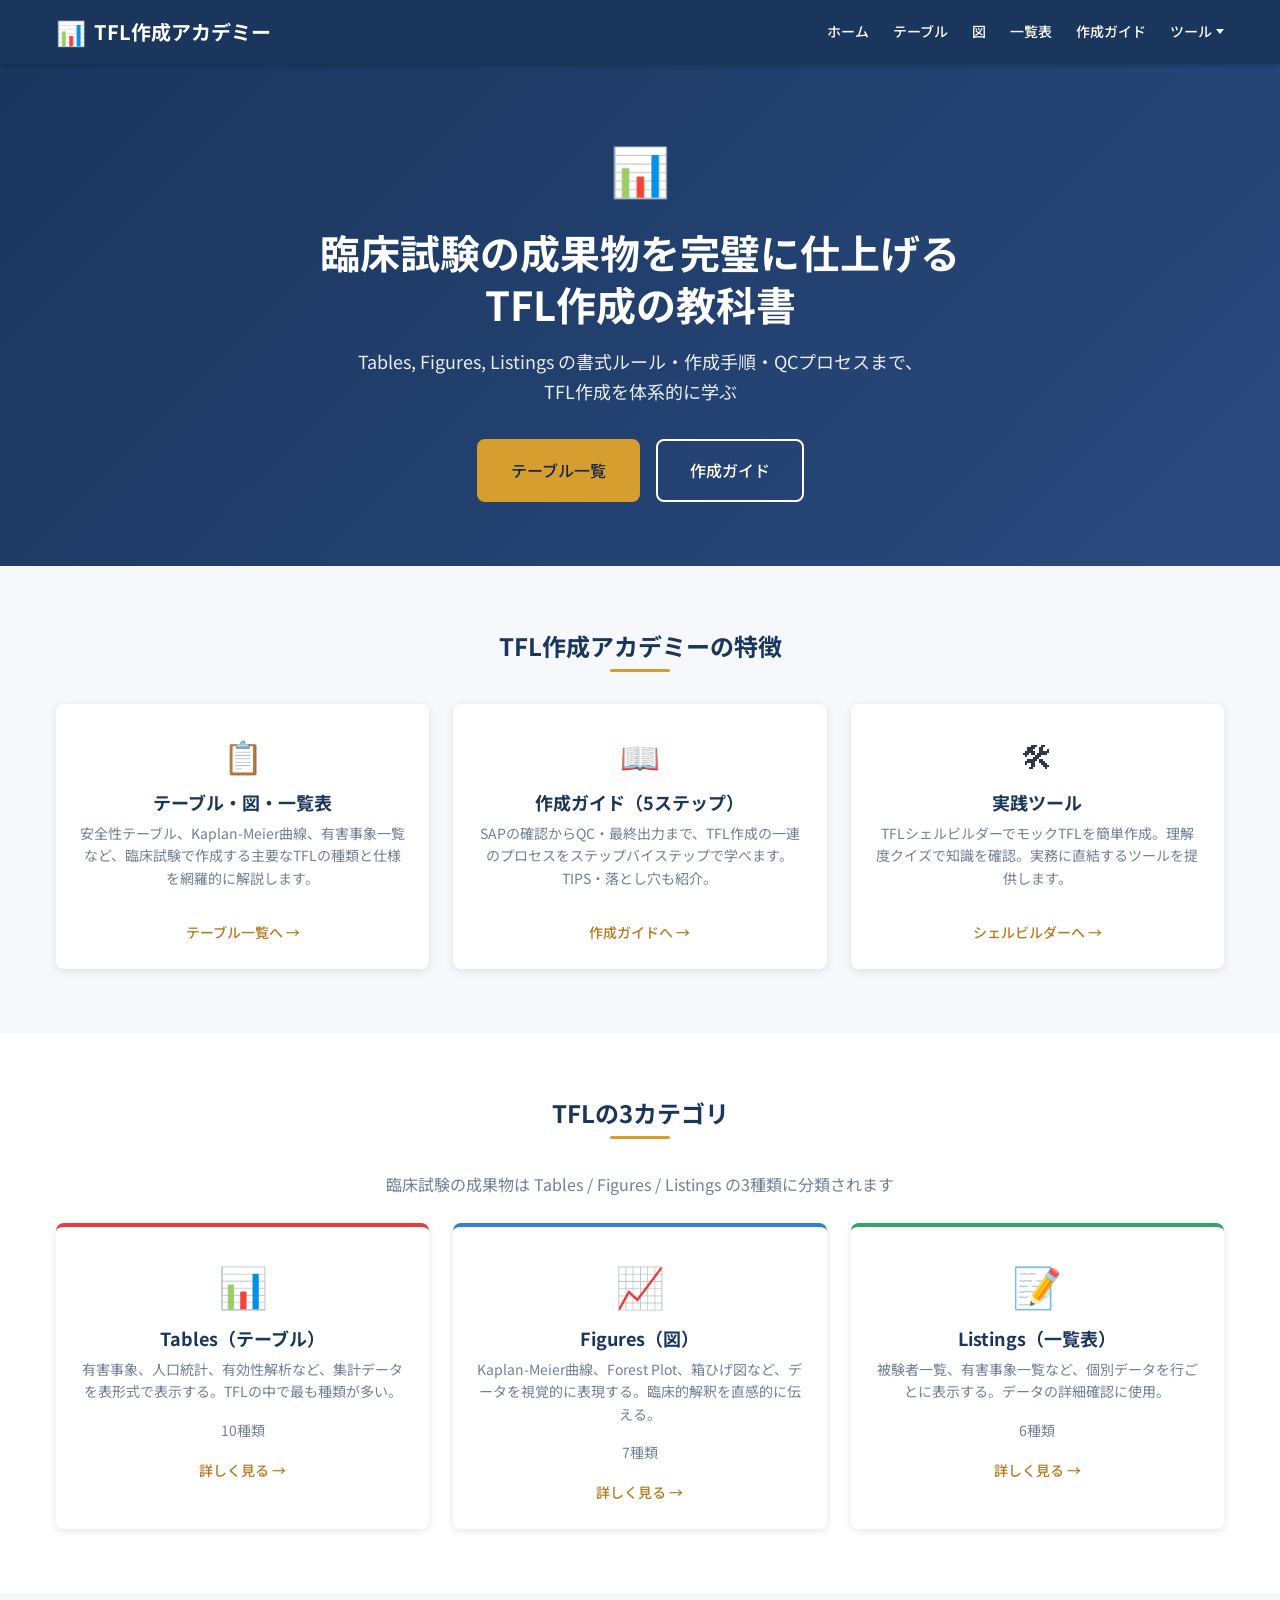
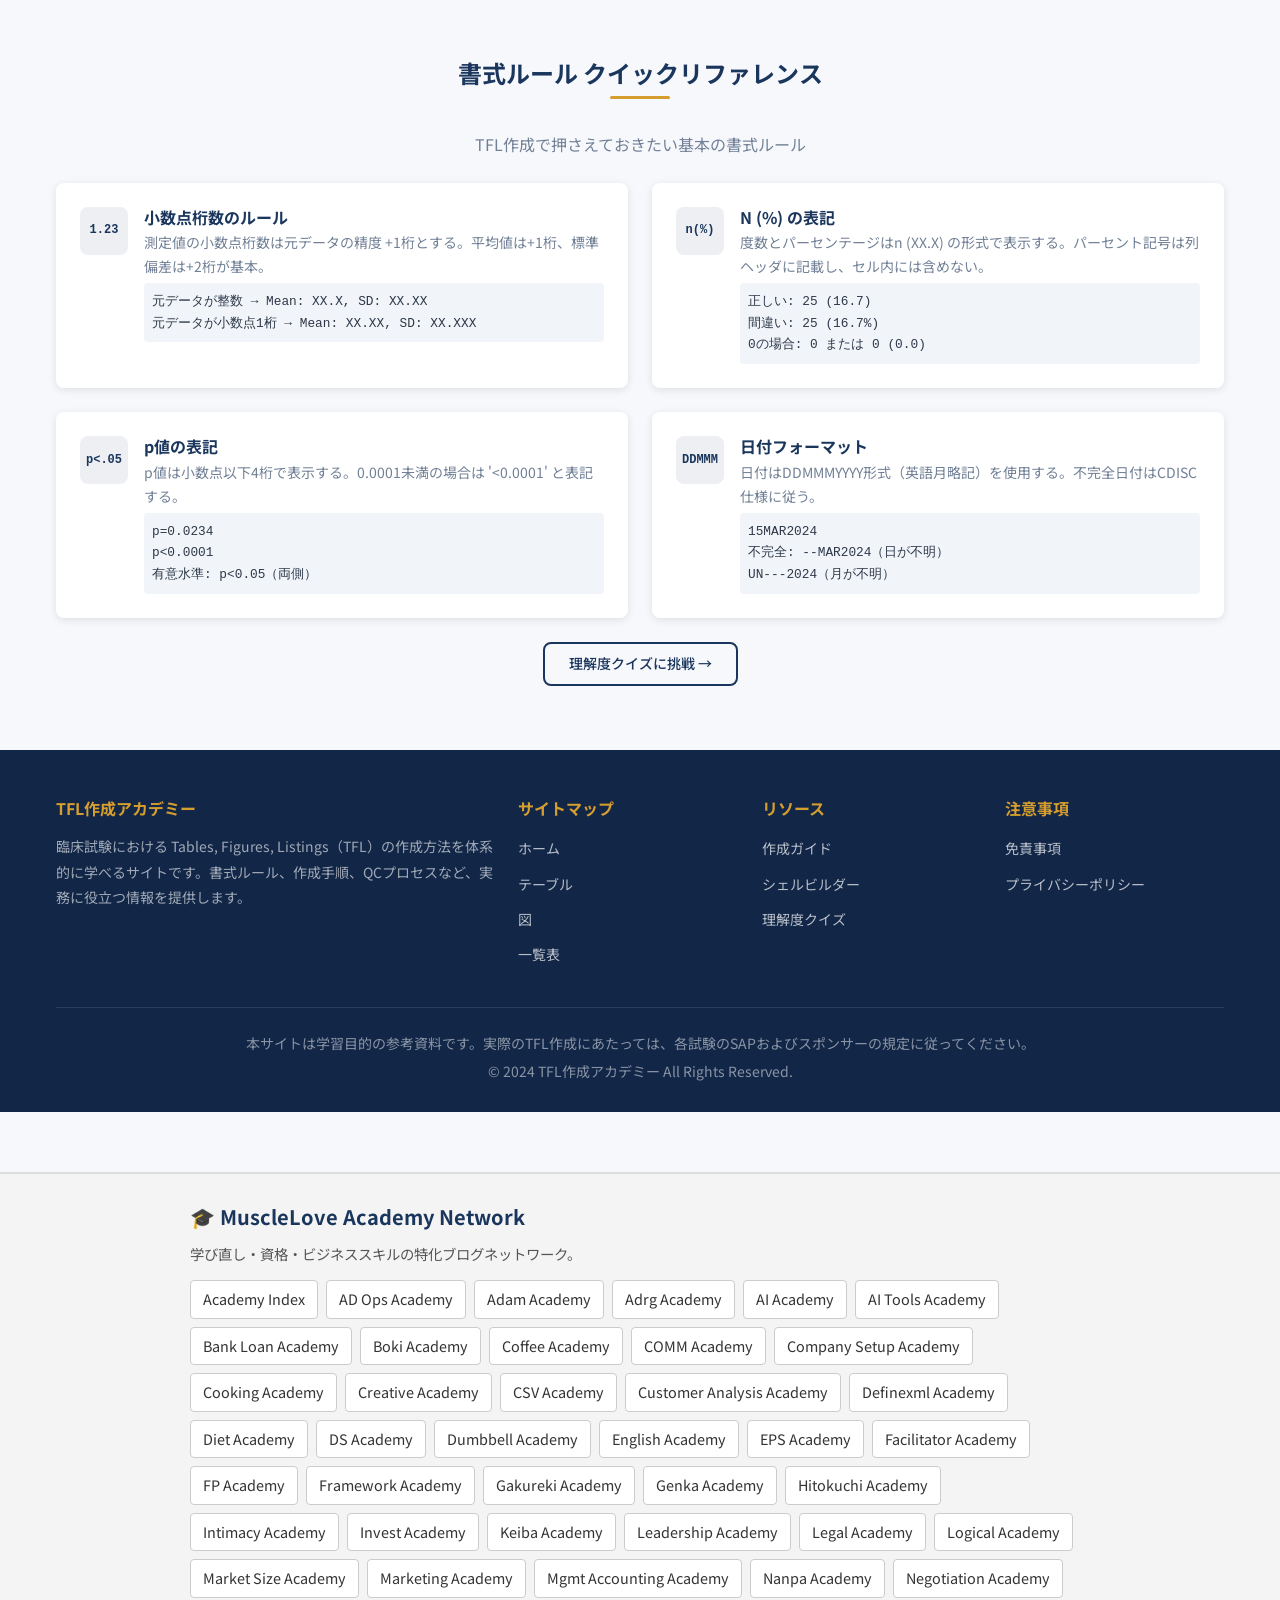
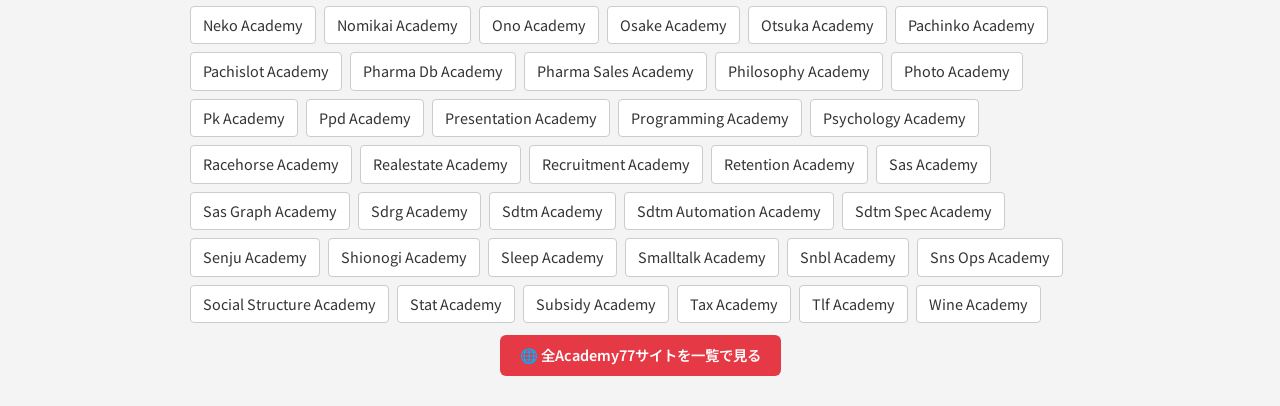
<file: index.html>
<!DOCTYPE html>
<html lang="ja">
<head>
  <meta charset="UTF-8">
  <meta name="viewport" content="width=device-width, initial-scale=1.0">
  <meta name="description" content="TFL作成アカデミー - 臨床試験のTables, Figures, Listingsの作成方法を体系的に学ぶ。書式ルール・SASプログラミング・QCプロセスまで網羅。">
    <link rel="canonical" href="https://musclelove-777.github.io/tfl-academy/">
    <meta name="robots" content="index,follow">
    <meta property="og:type" content="website">
    <meta property="og:url" content="https://musclelove-777.github.io/tfl-academy/">
    <meta property="og:title" content="TFL作成アカデミー | 臨床試験TFL作成の教科書">
    <meta property="og:description" content="TFL作成アカデミー - 臨床試験のTables, Figures, Listingsの作成方法を体系的に学ぶ。書式ルール・SASプログラミング・QCプロセスまで網羅。">
    <meta property="og:locale" content="ja_JP">
    <meta name="twitter:card" content="summary_large_image">
    <meta name="twitter:title" content="TFL作成アカデミー | 臨床試験TFL作成の教科書">
    <meta name="twitter:description" content="TFL作成アカデミー - 臨床試験のTables, Figures, Listingsの作成方法を体系的に学ぶ。書式ルール・SASプログラミング・QCプロセスまで網羅。">
    <script type="application/ld+json">{"@context": "https://schema.org", "@type": "WebSite", "name": "TFL作成アカデミー | 臨床試験TFL作成の教科書", "url": "https://musclelove-777.github.io/tfl-academy/", "description": "TFL作成アカデミー - 臨床試験のTables, Figures, Listingsの作成方法を体系的に学ぶ。書式ルール・SASプログラミング・QCプロセスまで網羅。", "inLanguage": "ja"}</script>
  <title>TFL作成アカデミー | 臨床試験TFL作成の教科書</title>

  <!-- Google Fonts -->
  <link rel="preconnect" href="https://fonts.googleapis.com">
  <link rel="preconnect" href="https://fonts.gstatic.com" crossorigin>
  <link href="https://fonts.googleapis.com/css2?family=Noto+Sans+JP:wght@400;500;700&display=swap" rel="stylesheet">

  <!-- CSS -->
  <link rel="stylesheet" href="css/style.css">
<!-- Google tag (gtag.js) -->
<script async src="https://www.googletagmanager.com/gtag/js?id=G-HJLCFVY5TF"></script>
<script>
  window.dataLayer = window.dataLayer || [];
  function gtag(){dataLayer.push(arguments);}
  gtag('js', new Date());
  gtag('config', 'G-HJLCFVY5TF');
</script>
  <meta property="og:image" content="https://musclelove-777.github.io/tfl-academy/og.png">
  <meta property="og:image:width" content="1200">
  <meta property="og:image:height" content="630">
  <meta property="og:image:type" content="image/png">
  <meta name="twitter:image" content="https://musclelove-777.github.io/tfl-academy/og.png">
</head>
<body>

  <!-- ========== ヘッダー ========== -->
  <header class="site-header">
    <div class="container header-inner">
      <a href="index.html" class="site-logo">
        <span class="logo-icon">&#x1F4CA;</span>
        <span>TFL作成アカデミー</span>
      </a>

      <!-- デスクトップナビ -->
      <nav class="nav-menu" aria-label="メインナビゲーション">
        <a href="index.html">ホーム</a>
        <a href="tables/index.html">テーブル</a>
        <a href="figures/index.html">図</a>
        <a href="listings/index.html">一覧表</a>
        <a href="guide/index.html">作成ガイド</a>
        <div class="nav-dropdown">
          <span class="nav-dropdown-toggle nav-menu-link">ツール</span>
          <div class="nav-dropdown-menu">
            <a href="tools/shell-builder.html">シェルビルダー</a>
            <a href="tools/quiz.html">クイズ</a>
          </div>
        </div>
      </nav>

      <!-- ハンバーガー -->
      <button class="hamburger" id="hamburger" aria-label="メニューを開く" aria-expanded="false">
        <span></span>
        <span></span>
        <span></span>
      </button>
    </div>

    <!-- モバイルメニュー -->
    <nav class="mobile-menu" id="mobile-menu" aria-label="モバイルナビゲーション">
      <a href="index.html">ホーム</a>
      <a href="tables/index.html">テーブル</a>
      <a href="figures/index.html">図</a>
      <a href="listings/index.html">一覧表</a>
      <a href="guide/index.html">作成ガイド</a>
      <span class="mobile-submenu-label">ツール</span>
      <div class="mobile-submenu">
        <a href="tools/shell-builder.html">シェルビルダー</a>
        <a href="tools/quiz.html">クイズ</a>
      </div>
    </nav>
  </header>

  <!-- ========== メインコンテンツ ========== -->
  <main>

    <!-- ===== ヒーローセクション ===== -->
    <section class="hero">
      <div class="container">
        <span class="hero-icon" aria-hidden="true">&#x1F4CA;</span>
        <h1>臨床試験の成果物を完璧に仕上げる<br>TFL作成の教科書</h1>
        <p class="hero-subtitle">Tables, Figures, Listings の書式ルール・作成手順・QCプロセスまで、<br>TFL作成を体系的に学ぶ</p>
        <div class="hero-buttons">
          <a href="tables/index.html" class="btn btn-primary btn-lg">テーブル一覧</a>
          <a href="guide/index.html" class="btn btn-secondary btn-lg">作成ガイド</a>
        </div>
      </div>
    </section>

    <!-- ===== 特徴カード（3カラム） ===== -->
    <section class="section fade-in">
      <div class="container">
        <h2 class="section-title">TFL作成アカデミーの特徴</h2>
        <div class="grid grid-3">

          <div class="card text-center">
            <div class="card-icon">&#x1F4CB;</div>
            <h3 class="card-title">テーブル・図・一覧表</h3>
            <p class="card-text">安全性テーブル、Kaplan-Meier曲線、有害事象一覧など、臨床試験で作成する主要なTFLの種類と仕様を網羅的に解説します。</p>
            <a href="tables/index.html" class="card-link">テーブル一覧へ &rarr;</a>
          </div>

          <div class="card text-center">
            <div class="card-icon">&#x1F4D6;</div>
            <h3 class="card-title">作成ガイド（5ステップ）</h3>
            <p class="card-text">SAPの確認からQC・最終出力まで、TFL作成の一連のプロセスをステップバイステップで学べます。TIPS・落とし穴も紹介。</p>
            <a href="guide/index.html" class="card-link">作成ガイドへ &rarr;</a>
          </div>

          <div class="card text-center">
            <div class="card-icon">&#x1F6E0;</div>
            <h3 class="card-title">実践ツール</h3>
            <p class="card-text">TFLシェルビルダーでモックTFLを簡単作成。理解度クイズで知識を確認。実務に直結するツールを提供します。</p>
            <a href="tools/shell-builder.html" class="card-link">シェルビルダーへ &rarr;</a>
          </div>

        </div>
      </div>
    </section>

    <!-- ===== TFL種類の概要カード ===== -->
    <section class="section fade-in" id="tfl-overview" style="background-color: var(--color-white);">
      <div class="container">
        <h2 class="section-title">TFLの3カテゴリ</h2>
        <p class="text-center text-light mb-4">臨床試験の成果物は Tables / Figures / Listings の3種類に分類されます</p>

        <div class="grid grid-3" id="tfl-category-cards">
          <!-- JS で動的生成 -->
        </div>
      </div>
    </section>

    <!-- ===== 書式ルールクイックリファレンス ===== -->
    <section class="section fade-in" id="format-rules">
      <div class="container">
        <h2 class="section-title">書式ルール クイックリファレンス</h2>
        <p class="text-center text-light mb-4">TFL作成で押さえておきたい基本の書式ルール</p>

        <div class="grid grid-2" id="format-rule-cards">
          <!-- JS で動的生成 -->
        </div>

        <div class="text-center mt-4">
          <a href="tools/quiz.html" class="btn btn-outline">理解度クイズに挑戦 &rarr;</a>
        </div>
      </div>
    </section>

  </main>

  <!-- ========== フッター ========== -->
  <footer class="site-footer">
    <div class="container">
      <div class="footer-grid">

        <div class="footer-section">
          <h4>TFL作成アカデミー</h4>
          <p class="text-sm" style="color: rgba(255,255,255,0.6); line-height: 1.8;">
            臨床試験における Tables, Figures, Listings（TFL）の作成方法を体系的に学べるサイトです。書式ルール、作成手順、QCプロセスなど、実務に役立つ情報を提供します。
          </p>
        </div>

        <div class="footer-section">
          <h4>サイトマップ</h4>
          <ul>
            <li><a href="index.html">ホーム</a></li>
            <li><a href="tables/index.html">テーブル</a></li>
            <li><a href="figures/index.html">図</a></li>
            <li><a href="listings/index.html">一覧表</a></li>
          </ul>
        </div>

        <div class="footer-section">
          <h4>リソース</h4>
          <ul>
            <li><a href="guide/index.html">作成ガイド</a></li>
            <li><a href="tools/shell-builder.html">シェルビルダー</a></li>
            <li><a href="tools/quiz.html">理解度クイズ</a></li>
          </ul>
        </div>

        <div class="footer-section">
          <h4>注意事項</h4>
          <ul>
            <li><a href="#">免責事項</a></li>
            <li><a href="#">プライバシーポリシー</a></li>
          </ul>
        </div>

      </div>

      <div class="footer-bottom">
        <p>本サイトは学習目的の参考資料です。実際のTFL作成にあたっては、各試験のSAPおよびスポンサーの規定に従ってください。</p>
        <p>&copy; 2024 TFL作成アカデミー All Rights Reserved.</p>
      </div>
    </div>
  </footer>

  <!-- JS -->
  <script src="js/data.js"></script>
  <script src="js/main.js"></script>
  <script>
    document.addEventListener("DOMContentLoaded", function () {
      initTFLCategoryCards();
      initFormatRuleCards();
    });

    /* TFL カテゴリカード */
    function initTFLCategoryCards() {
      var container = document.getElementById("tfl-category-cards");
      if (!container) return;

      var categories = [
        {
          title: "Tables（テーブル）",
          icon: "&#x1F4CA;",
          description: "有害事象、人口統計、有効性解析など、集計データを表形式で表示する。TFLの中で最も種類が多い。",
          count: typeof TABLE_TYPES !== "undefined" ? TABLE_TYPES.length + "種類" : "",
          link: "tables/index.html",
          cardClass: "tables-card"
        },
        {
          title: "Figures（図）",
          icon: "&#x1F4C8;",
          description: "Kaplan-Meier曲線、Forest Plot、箱ひげ図など、データを視覚的に表現する。臨床的解釈を直感的に伝える。",
          count: typeof FIGURE_TYPES !== "undefined" ? FIGURE_TYPES.length + "種類" : "",
          link: "figures/index.html",
          cardClass: "figures-card"
        },
        {
          title: "Listings（一覧表）",
          icon: "&#x1F4DD;",
          description: "被験者一覧、有害事象一覧など、個別データを行ごとに表示する。データの詳細確認に使用。",
          count: typeof LISTING_TYPES !== "undefined" ? LISTING_TYPES.length + "種類" : "",
          link: "listings/index.html",
          cardClass: "listings-card"
        }
      ];

      var html = "";
      categories.forEach(function (cat) {
        html +=
          '<div class="card tfl-category-card ' + cat.cardClass + '">' +
            '<div class="tfl-category-icon">' + cat.icon + '</div>' +
            '<h3 class="card-title">' + cat.title + '</h3>' +
            '<p class="card-text">' + cat.description + '</p>' +
            '<div class="tfl-category-count">' + cat.count + '</div>' +
            '<a href="' + cat.link + '" class="card-link">詳しく見る &rarr;</a>' +
          '</div>';
      });

      container.innerHTML = html;
    }

    /* 書式ルールカード（主要4つ） */
    function initFormatRuleCards() {
      var container = document.getElementById("format-rule-cards");
      if (!container || typeof FORMAT_RULES === "undefined") return;

      var mainRules = FORMAT_RULES.slice(0, 4);
      var html = "";

      mainRules.forEach(function (rule) {
        html +=
          '<div class="card format-rule-card">' +
            '<div class="format-rule-icon">' + escapeHtml(rule.icon) + '</div>' +
            '<div class="format-rule-content">' +
              '<h4>' + escapeHtml(rule.name) + '</h4>' +
              '<p>' + escapeHtml(rule.description) + '</p>' +
              '<div class="format-rule-examples">' +
                rule.examples.map(function (ex) { return escapeHtml(ex); }).join("<br>") +
              '</div>' +
            '</div>' +
          '</div>';
      });

      container.innerHTML = html;
    }
  </script>
<footer class="academy-network" style="margin-top:60px;padding:30px 20px;background:#f4f4f4;border-top:2px solid #ddd;font-size:0.9rem;">
  <div style="max-width:900px;margin:0 auto;">
    <h3 style="margin-bottom:12px;">🎓 MuscleLove Academy Network</h3>
    <p style="margin-bottom:14px;color:#555;">学び直し・資格・ビジネススキルの特化ブログネットワーク。</p>
    <div style="display:flex;flex-wrap:wrap;gap:8px;">
        <a href="https://musclelove-777.github.io/academy-index/" style="padding:6px 12px;background:#fff;border:1px solid #ccc;border-radius:4px;text-decoration:none;color:#333;">Academy Index</a>
        <a href="https://musclelove-777.github.io/ad-ops-academy/" style="padding:6px 12px;background:#fff;border:1px solid #ccc;border-radius:4px;text-decoration:none;color:#333;">AD Ops Academy</a>
        <a href="https://musclelove-777.github.io/adam-academy/" style="padding:6px 12px;background:#fff;border:1px solid #ccc;border-radius:4px;text-decoration:none;color:#333;">Adam Academy</a>
        <a href="https://musclelove-777.github.io/adrg-academy/" style="padding:6px 12px;background:#fff;border:1px solid #ccc;border-radius:4px;text-decoration:none;color:#333;">Adrg Academy</a>
        <a href="https://musclelove-777.github.io/ai-academy/" style="padding:6px 12px;background:#fff;border:1px solid #ccc;border-radius:4px;text-decoration:none;color:#333;">AI Academy</a>
        <a href="https://musclelove-777.github.io/ai-tools-academy/" style="padding:6px 12px;background:#fff;border:1px solid #ccc;border-radius:4px;text-decoration:none;color:#333;">AI Tools Academy</a>
        <a href="https://musclelove-777.github.io/bank-loan-academy/" style="padding:6px 12px;background:#fff;border:1px solid #ccc;border-radius:4px;text-decoration:none;color:#333;">Bank Loan Academy</a>
        <a href="https://musclelove-777.github.io/boki-academy/" style="padding:6px 12px;background:#fff;border:1px solid #ccc;border-radius:4px;text-decoration:none;color:#333;">Boki Academy</a>
        <a href="https://musclelove-777.github.io/coffee-academy/" style="padding:6px 12px;background:#fff;border:1px solid #ccc;border-radius:4px;text-decoration:none;color:#333;">Coffee Academy</a>
        <a href="https://musclelove-777.github.io/comm-academy/" style="padding:6px 12px;background:#fff;border:1px solid #ccc;border-radius:4px;text-decoration:none;color:#333;">COMM Academy</a>
        <a href="https://musclelove-777.github.io/company-setup-academy/" style="padding:6px 12px;background:#fff;border:1px solid #ccc;border-radius:4px;text-decoration:none;color:#333;">Company Setup Academy</a>
        <a href="https://musclelove-777.github.io/cooking-academy/" style="padding:6px 12px;background:#fff;border:1px solid #ccc;border-radius:4px;text-decoration:none;color:#333;">Cooking Academy</a>
        <a href="https://musclelove-777.github.io/creative-academy/" style="padding:6px 12px;background:#fff;border:1px solid #ccc;border-radius:4px;text-decoration:none;color:#333;">Creative Academy</a>
        <a href="https://musclelove-777.github.io/csv-academy/" style="padding:6px 12px;background:#fff;border:1px solid #ccc;border-radius:4px;text-decoration:none;color:#333;">CSV Academy</a>
        <a href="https://musclelove-777.github.io/customer-analysis-academy/" style="padding:6px 12px;background:#fff;border:1px solid #ccc;border-radius:4px;text-decoration:none;color:#333;">Customer Analysis Academy</a>
        <a href="https://musclelove-777.github.io/definexml-academy/" style="padding:6px 12px;background:#fff;border:1px solid #ccc;border-radius:4px;text-decoration:none;color:#333;">Definexml Academy</a>
        <a href="https://musclelove-777.github.io/diet-academy/" style="padding:6px 12px;background:#fff;border:1px solid #ccc;border-radius:4px;text-decoration:none;color:#333;">Diet Academy</a>
        <a href="https://musclelove-777.github.io/ds-academy/" style="padding:6px 12px;background:#fff;border:1px solid #ccc;border-radius:4px;text-decoration:none;color:#333;">DS Academy</a>
        <a href="https://musclelove-777.github.io/dumbbell-academy/" style="padding:6px 12px;background:#fff;border:1px solid #ccc;border-radius:4px;text-decoration:none;color:#333;">Dumbbell Academy</a>
        <a href="https://musclelove-777.github.io/english-academy/" style="padding:6px 12px;background:#fff;border:1px solid #ccc;border-radius:4px;text-decoration:none;color:#333;">English Academy</a>
        <a href="https://musclelove-777.github.io/eps-academy/" style="padding:6px 12px;background:#fff;border:1px solid #ccc;border-radius:4px;text-decoration:none;color:#333;">EPS Academy</a>
        <a href="https://musclelove-777.github.io/facilitator-academy/" style="padding:6px 12px;background:#fff;border:1px solid #ccc;border-radius:4px;text-decoration:none;color:#333;">Facilitator Academy</a>
        <a href="https://musclelove-777.github.io/fp-academy/" style="padding:6px 12px;background:#fff;border:1px solid #ccc;border-radius:4px;text-decoration:none;color:#333;">FP Academy</a>
        <a href="https://musclelove-777.github.io/framework-academy/" style="padding:6px 12px;background:#fff;border:1px solid #ccc;border-radius:4px;text-decoration:none;color:#333;">Framework Academy</a>
        <a href="https://musclelove-777.github.io/gakureki-academy/" style="padding:6px 12px;background:#fff;border:1px solid #ccc;border-radius:4px;text-decoration:none;color:#333;">Gakureki Academy</a>
        <a href="https://musclelove-777.github.io/genka-academy/" style="padding:6px 12px;background:#fff;border:1px solid #ccc;border-radius:4px;text-decoration:none;color:#333;">Genka Academy</a>
        <a href="https://musclelove-777.github.io/hitokuchi-academy/" style="padding:6px 12px;background:#fff;border:1px solid #ccc;border-radius:4px;text-decoration:none;color:#333;">Hitokuchi Academy</a>
        <a href="https://musclelove-777.github.io/intimacy-academy/" style="padding:6px 12px;background:#fff;border:1px solid #ccc;border-radius:4px;text-decoration:none;color:#333;">Intimacy Academy</a>
        <a href="https://musclelove-777.github.io/invest-academy/" style="padding:6px 12px;background:#fff;border:1px solid #ccc;border-radius:4px;text-decoration:none;color:#333;">Invest Academy</a>
        <a href="https://musclelove-777.github.io/keiba-academy/" style="padding:6px 12px;background:#fff;border:1px solid #ccc;border-radius:4px;text-decoration:none;color:#333;">Keiba Academy</a>
        <a href="https://musclelove-777.github.io/leadership-academy/" style="padding:6px 12px;background:#fff;border:1px solid #ccc;border-radius:4px;text-decoration:none;color:#333;">Leadership Academy</a>
        <a href="https://musclelove-777.github.io/legal-academy/" style="padding:6px 12px;background:#fff;border:1px solid #ccc;border-radius:4px;text-decoration:none;color:#333;">Legal Academy</a>
        <a href="https://musclelove-777.github.io/logical-academy/" style="padding:6px 12px;background:#fff;border:1px solid #ccc;border-radius:4px;text-decoration:none;color:#333;">Logical Academy</a>
        <a href="https://musclelove-777.github.io/market-size-academy/" style="padding:6px 12px;background:#fff;border:1px solid #ccc;border-radius:4px;text-decoration:none;color:#333;">Market Size Academy</a>
        <a href="https://musclelove-777.github.io/marketing-academy/" style="padding:6px 12px;background:#fff;border:1px solid #ccc;border-radius:4px;text-decoration:none;color:#333;">Marketing Academy</a>
        <a href="https://musclelove-777.github.io/mgmt-accounting-academy/" style="padding:6px 12px;background:#fff;border:1px solid #ccc;border-radius:4px;text-decoration:none;color:#333;">Mgmt Accounting Academy</a>
        <a href="https://musclelove-777.github.io/nanpa-academy/" style="padding:6px 12px;background:#fff;border:1px solid #ccc;border-radius:4px;text-decoration:none;color:#333;">Nanpa Academy</a>
        <a href="https://musclelove-777.github.io/negotiation-academy/" style="padding:6px 12px;background:#fff;border:1px solid #ccc;border-radius:4px;text-decoration:none;color:#333;">Negotiation Academy</a>
        <a href="https://musclelove-777.github.io/neko-academy/" style="padding:6px 12px;background:#fff;border:1px solid #ccc;border-radius:4px;text-decoration:none;color:#333;">Neko Academy</a>
        <a href="https://musclelove-777.github.io/nomikai-academy/" style="padding:6px 12px;background:#fff;border:1px solid #ccc;border-radius:4px;text-decoration:none;color:#333;">Nomikai Academy</a>
        <a href="https://musclelove-777.github.io/ono-academy/" style="padding:6px 12px;background:#fff;border:1px solid #ccc;border-radius:4px;text-decoration:none;color:#333;">Ono Academy</a>
        <a href="https://musclelove-777.github.io/osake-academy/" style="padding:6px 12px;background:#fff;border:1px solid #ccc;border-radius:4px;text-decoration:none;color:#333;">Osake Academy</a>
        <a href="https://musclelove-777.github.io/otsuka-academy/" style="padding:6px 12px;background:#fff;border:1px solid #ccc;border-radius:4px;text-decoration:none;color:#333;">Otsuka Academy</a>
        <a href="https://musclelove-777.github.io/pachinko-academy/" style="padding:6px 12px;background:#fff;border:1px solid #ccc;border-radius:4px;text-decoration:none;color:#333;">Pachinko Academy</a>
        <a href="https://musclelove-777.github.io/pachislot-academy/" style="padding:6px 12px;background:#fff;border:1px solid #ccc;border-radius:4px;text-decoration:none;color:#333;">Pachislot Academy</a>
        <a href="https://musclelove-777.github.io/pharma-db-academy/" style="padding:6px 12px;background:#fff;border:1px solid #ccc;border-radius:4px;text-decoration:none;color:#333;">Pharma Db Academy</a>
        <a href="https://musclelove-777.github.io/pharma-sales-academy/" style="padding:6px 12px;background:#fff;border:1px solid #ccc;border-radius:4px;text-decoration:none;color:#333;">Pharma Sales Academy</a>
        <a href="https://musclelove-777.github.io/philosophy-academy/" style="padding:6px 12px;background:#fff;border:1px solid #ccc;border-radius:4px;text-decoration:none;color:#333;">Philosophy Academy</a>
        <a href="https://musclelove-777.github.io/photo-academy/" style="padding:6px 12px;background:#fff;border:1px solid #ccc;border-radius:4px;text-decoration:none;color:#333;">Photo Academy</a>
        <a href="https://musclelove-777.github.io/pk-academy/" style="padding:6px 12px;background:#fff;border:1px solid #ccc;border-radius:4px;text-decoration:none;color:#333;">Pk Academy</a>
        <a href="https://musclelove-777.github.io/ppd-academy/" style="padding:6px 12px;background:#fff;border:1px solid #ccc;border-radius:4px;text-decoration:none;color:#333;">Ppd Academy</a>
        <a href="https://musclelove-777.github.io/presentation-academy/" style="padding:6px 12px;background:#fff;border:1px solid #ccc;border-radius:4px;text-decoration:none;color:#333;">Presentation Academy</a>
        <a href="https://musclelove-777.github.io/programming-academy/" style="padding:6px 12px;background:#fff;border:1px solid #ccc;border-radius:4px;text-decoration:none;color:#333;">Programming Academy</a>
        <a href="https://musclelove-777.github.io/psychology-academy/" style="padding:6px 12px;background:#fff;border:1px solid #ccc;border-radius:4px;text-decoration:none;color:#333;">Psychology Academy</a>
        <a href="https://musclelove-777.github.io/racehorse-academy/" style="padding:6px 12px;background:#fff;border:1px solid #ccc;border-radius:4px;text-decoration:none;color:#333;">Racehorse Academy</a>
        <a href="https://musclelove-777.github.io/realestate-academy/" style="padding:6px 12px;background:#fff;border:1px solid #ccc;border-radius:4px;text-decoration:none;color:#333;">Realestate Academy</a>
        <a href="https://musclelove-777.github.io/recruitment-academy/" style="padding:6px 12px;background:#fff;border:1px solid #ccc;border-radius:4px;text-decoration:none;color:#333;">Recruitment Academy</a>
        <a href="https://musclelove-777.github.io/retention-academy/" style="padding:6px 12px;background:#fff;border:1px solid #ccc;border-radius:4px;text-decoration:none;color:#333;">Retention Academy</a>
        <a href="https://musclelove-777.github.io/sas-academy/" style="padding:6px 12px;background:#fff;border:1px solid #ccc;border-radius:4px;text-decoration:none;color:#333;">Sas Academy</a>
        <a href="https://musclelove-777.github.io/sas-graph-academy/" style="padding:6px 12px;background:#fff;border:1px solid #ccc;border-radius:4px;text-decoration:none;color:#333;">Sas Graph Academy</a>
        <a href="https://musclelove-777.github.io/sdrg-academy/" style="padding:6px 12px;background:#fff;border:1px solid #ccc;border-radius:4px;text-decoration:none;color:#333;">Sdrg Academy</a>
        <a href="https://musclelove-777.github.io/sdtm-academy/" style="padding:6px 12px;background:#fff;border:1px solid #ccc;border-radius:4px;text-decoration:none;color:#333;">Sdtm Academy</a>
        <a href="https://musclelove-777.github.io/sdtm-automation-academy/" style="padding:6px 12px;background:#fff;border:1px solid #ccc;border-radius:4px;text-decoration:none;color:#333;">Sdtm Automation Academy</a>
        <a href="https://musclelove-777.github.io/sdtm-spec-academy/" style="padding:6px 12px;background:#fff;border:1px solid #ccc;border-radius:4px;text-decoration:none;color:#333;">Sdtm Spec Academy</a>
        <a href="https://musclelove-777.github.io/senju-academy/" style="padding:6px 12px;background:#fff;border:1px solid #ccc;border-radius:4px;text-decoration:none;color:#333;">Senju Academy</a>
        <a href="https://musclelove-777.github.io/shionogi-academy/" style="padding:6px 12px;background:#fff;border:1px solid #ccc;border-radius:4px;text-decoration:none;color:#333;">Shionogi Academy</a>
        <a href="https://musclelove-777.github.io/sleep-academy/" style="padding:6px 12px;background:#fff;border:1px solid #ccc;border-radius:4px;text-decoration:none;color:#333;">Sleep Academy</a>
        <a href="https://musclelove-777.github.io/smalltalk-academy/" style="padding:6px 12px;background:#fff;border:1px solid #ccc;border-radius:4px;text-decoration:none;color:#333;">Smalltalk Academy</a>
        <a href="https://musclelove-777.github.io/snbl-academy/" style="padding:6px 12px;background:#fff;border:1px solid #ccc;border-radius:4px;text-decoration:none;color:#333;">Snbl Academy</a>
        <a href="https://musclelove-777.github.io/sns-ops-academy/" style="padding:6px 12px;background:#fff;border:1px solid #ccc;border-radius:4px;text-decoration:none;color:#333;">Sns Ops Academy</a>
        <a href="https://musclelove-777.github.io/social-structure-academy/" style="padding:6px 12px;background:#fff;border:1px solid #ccc;border-radius:4px;text-decoration:none;color:#333;">Social Structure Academy</a>
        <a href="https://musclelove-777.github.io/stat-academy/" style="padding:6px 12px;background:#fff;border:1px solid #ccc;border-radius:4px;text-decoration:none;color:#333;">Stat Academy</a>
        <a href="https://musclelove-777.github.io/subsidy-academy/" style="padding:6px 12px;background:#fff;border:1px solid #ccc;border-radius:4px;text-decoration:none;color:#333;">Subsidy Academy</a>
        <a href="https://musclelove-777.github.io/tax-academy/" style="padding:6px 12px;background:#fff;border:1px solid #ccc;border-radius:4px;text-decoration:none;color:#333;">Tax Academy</a>
        <a href="https://musclelove-777.github.io/tlf-academy/" style="padding:6px 12px;background:#fff;border:1px solid #ccc;border-radius:4px;text-decoration:none;color:#333;">Tlf Academy</a>
        <a href="https://musclelove-777.github.io/wine-academy/" style="padding:6px 12px;background:#fff;border:1px solid #ccc;border-radius:4px;text-decoration:none;color:#333;">Wine Academy</a>
    </div>
  </div>

    <!-- __PORTAL_BUTTON__ -->
    <div style="margin-top:12px;text-align:center;">
      <a href="https://musclelove-777.github.io/network/academy/" style="display:inline-block;padding:8px 20px;background:#e63946;color:#fff;border-radius:6px;font-weight:600;text-decoration:none;">🌐 全Academy77サイトを一覧で見る</a>
    </div>
  </footer>
</body>
</html>
</file>
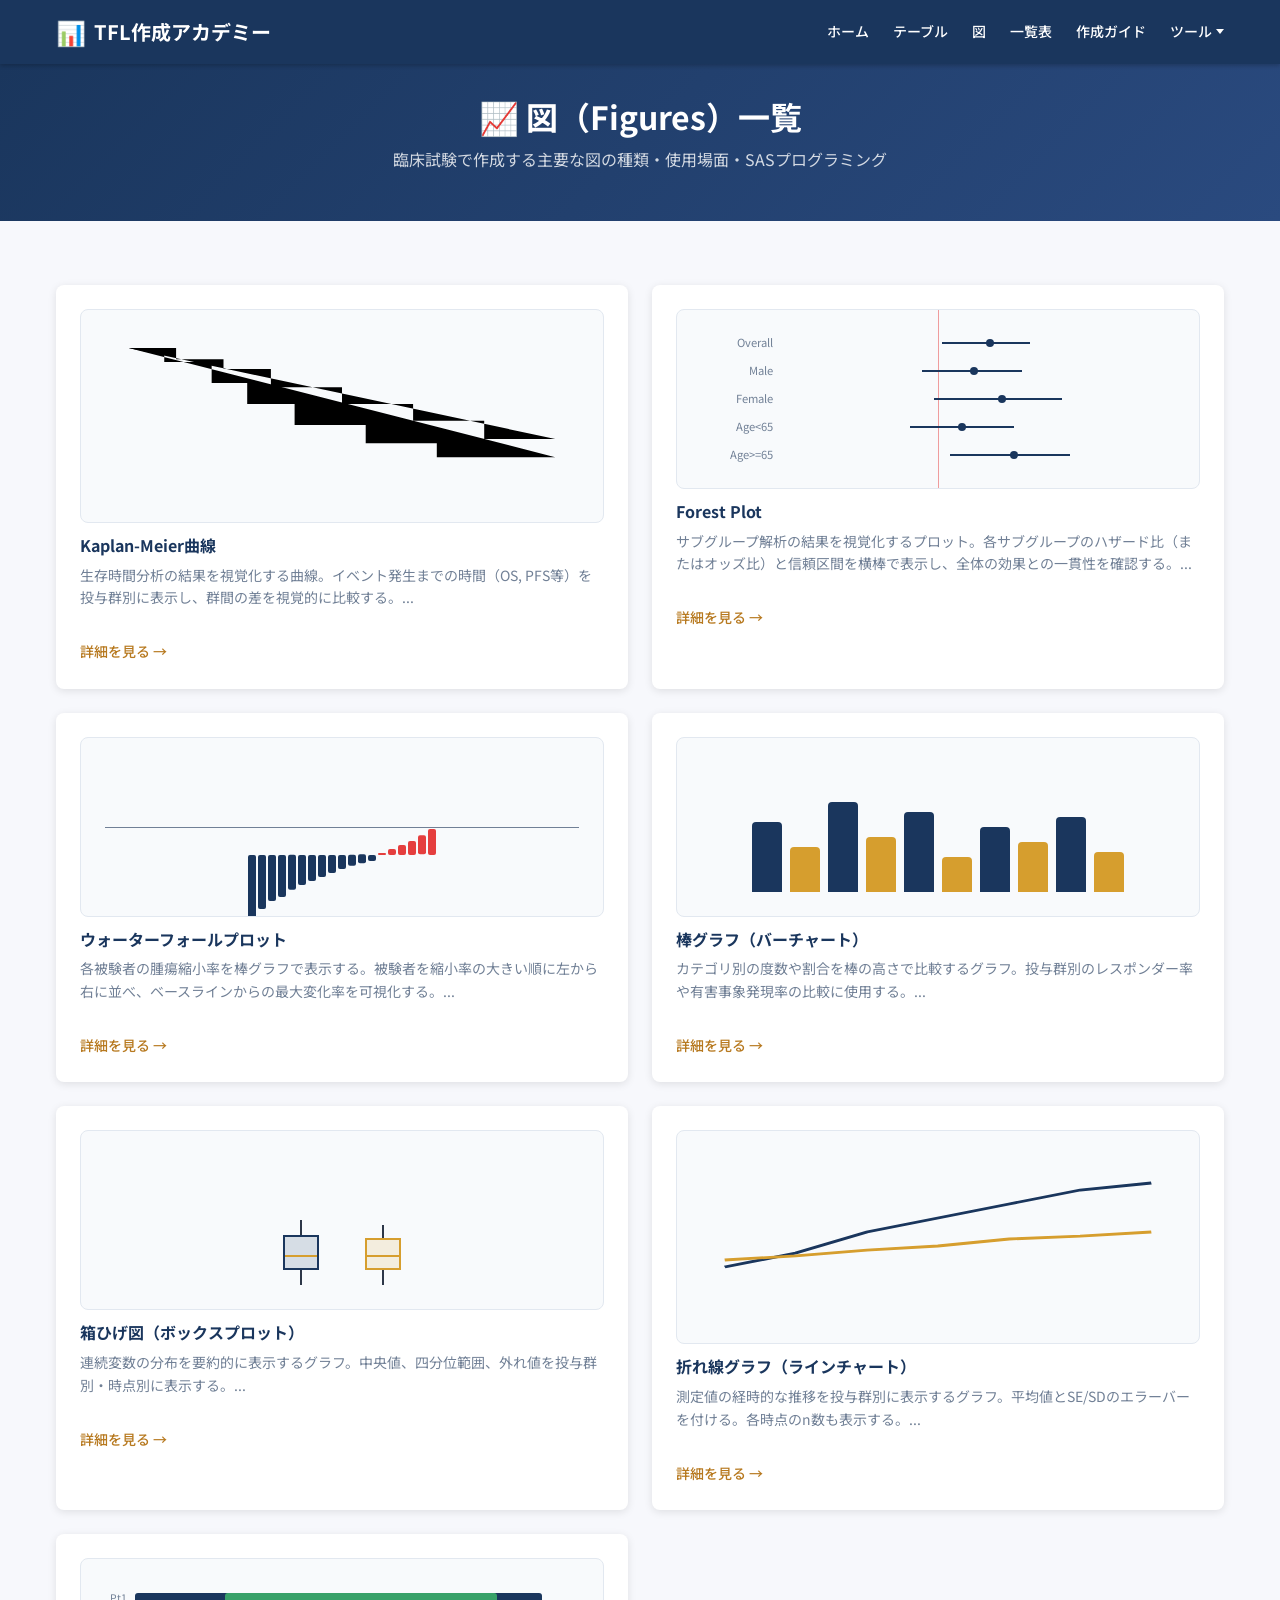
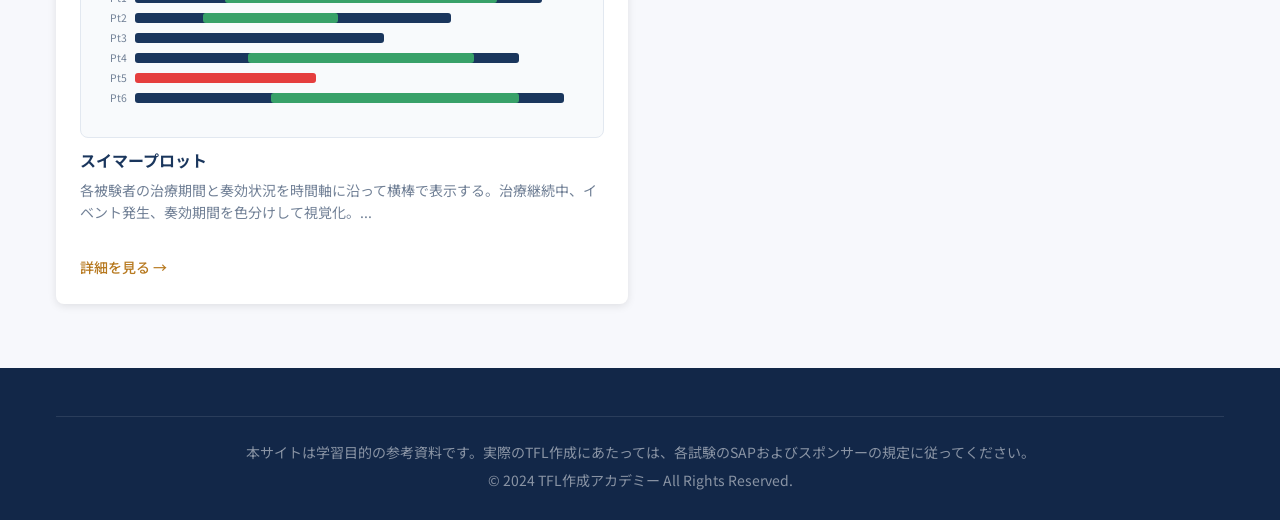
<file: figures/index.html>
<!DOCTYPE html>
<html lang="ja">
<head>
  <meta charset="UTF-8">
  <meta name="viewport" content="width=device-width, initial-scale=1.0">
  <meta name="description" content="TFL作成アカデミー - 臨床試験の図（Figures）一覧。Kaplan-Meier曲線、Forest Plot、箱ひげ図などの種類と仕様を解説。">
  <title>図の一覧 | TFL作成アカデミー</title>
  <link rel="preconnect" href="https://fonts.googleapis.com">
  <link rel="preconnect" href="https://fonts.gstatic.com" crossorigin>
  <link href="https://fonts.googleapis.com/css2?family=Noto+Sans+JP:wght@400;500;700&display=swap" rel="stylesheet">
  <link rel="stylesheet" href="../css/style.css">
</head>
<body>

  <header class="site-header">
    <div class="container header-inner">
      <a href="../index.html" class="site-logo">
        <span class="logo-icon">&#x1F4CA;</span>
        <span>TFL作成アカデミー</span>
      </a>
      <nav class="nav-menu" aria-label="メインナビゲーション">
        <a href="../index.html">ホーム</a>
        <a href="../tables/index.html">テーブル</a>
        <a href="../figures/index.html">図</a>
        <a href="../listings/index.html">一覧表</a>
        <a href="../guide/index.html">作成ガイド</a>
        <div class="nav-dropdown">
          <span class="nav-dropdown-toggle nav-menu-link">ツール</span>
          <div class="nav-dropdown-menu">
            <a href="../tools/shell-builder.html">シェルビルダー</a>
            <a href="../tools/quiz.html">クイズ</a>
          </div>
        </div>
      </nav>
      <button class="hamburger" id="hamburger" aria-label="メニューを開く" aria-expanded="false">
        <span></span><span></span><span></span>
      </button>
    </div>
    <nav class="mobile-menu" id="mobile-menu" aria-label="モバイルナビゲーション">
      <a href="../index.html">ホーム</a>
      <a href="../tables/index.html">テーブル</a>
      <a href="../figures/index.html">図</a>
      <a href="../listings/index.html">一覧表</a>
      <a href="../guide/index.html">作成ガイド</a>
      <span class="mobile-submenu-label">ツール</span>
      <div class="mobile-submenu">
        <a href="../tools/shell-builder.html">シェルビルダー</a>
        <a href="../tools/quiz.html">クイズ</a>
      </div>
    </nav>
  </header>

  <main>
    <section class="page-header">
      <div class="container">
        <h1>&#x1F4C8; 図（Figures）一覧</h1>
        <p>臨床試験で作成する主要な図の種類・使用場面・SASプログラミング</p>
      </div>
    </section>

    <section class="section">
      <div class="container">
        <!-- カード一覧 -->
        <div class="grid grid-2" id="figure-cards">
          <!-- JS で動的生成 -->
        </div>

        <!-- 詳細パネル -->
        <div id="figure-detail" style="display:none;">
          <!-- JS で動的生成 -->
        </div>
      </div>
    </section>
  </main>

  <footer class="site-footer">
    <div class="container">
      <div class="footer-bottom">
        <p>本サイトは学習目的の参考資料です。実際のTFL作成にあたっては、各試験のSAPおよびスポンサーの規定に従ってください。</p>
        <p>&copy; 2024 TFL作成アカデミー All Rights Reserved.</p>
      </div>
    </div>
  </footer>

  <script src="../js/data.js"></script>
  <script src="../js/main.js"></script>
  <script src="../js/figures.js"></script>
</body>
</html>
</file>
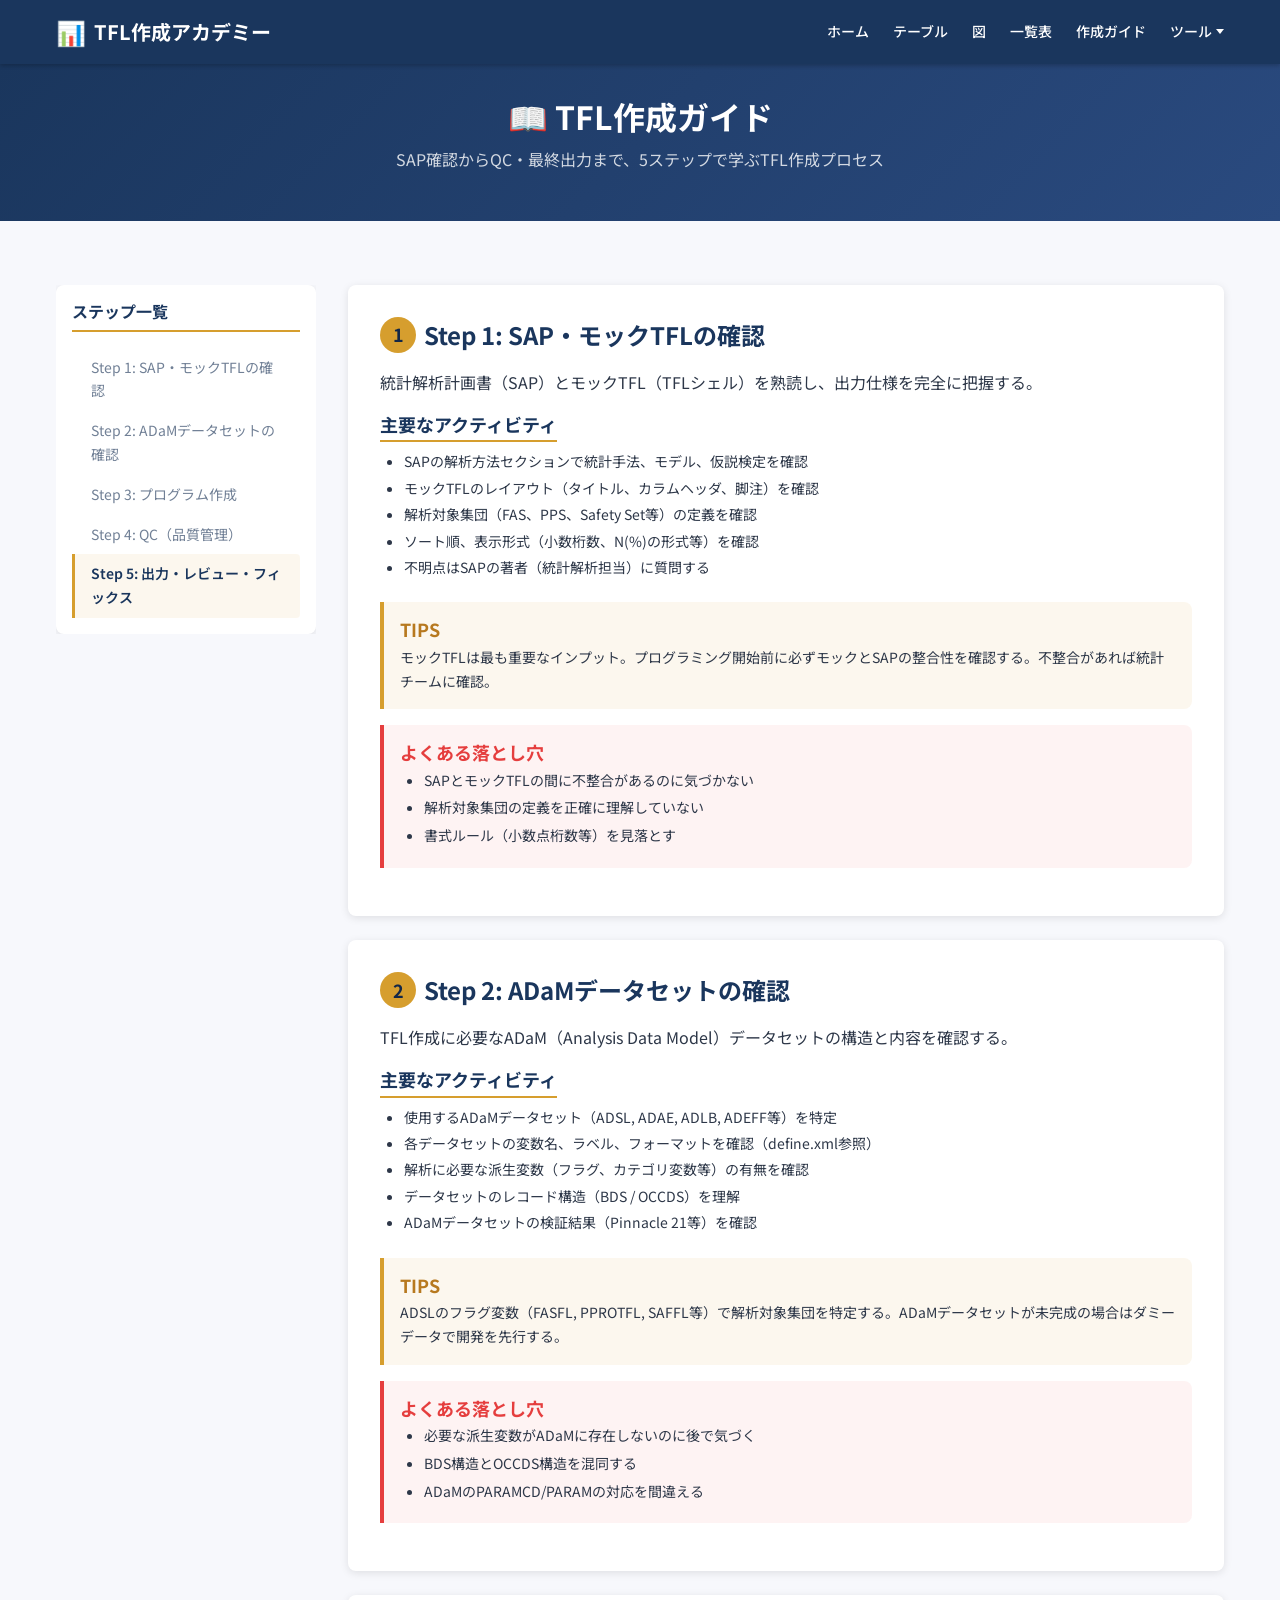
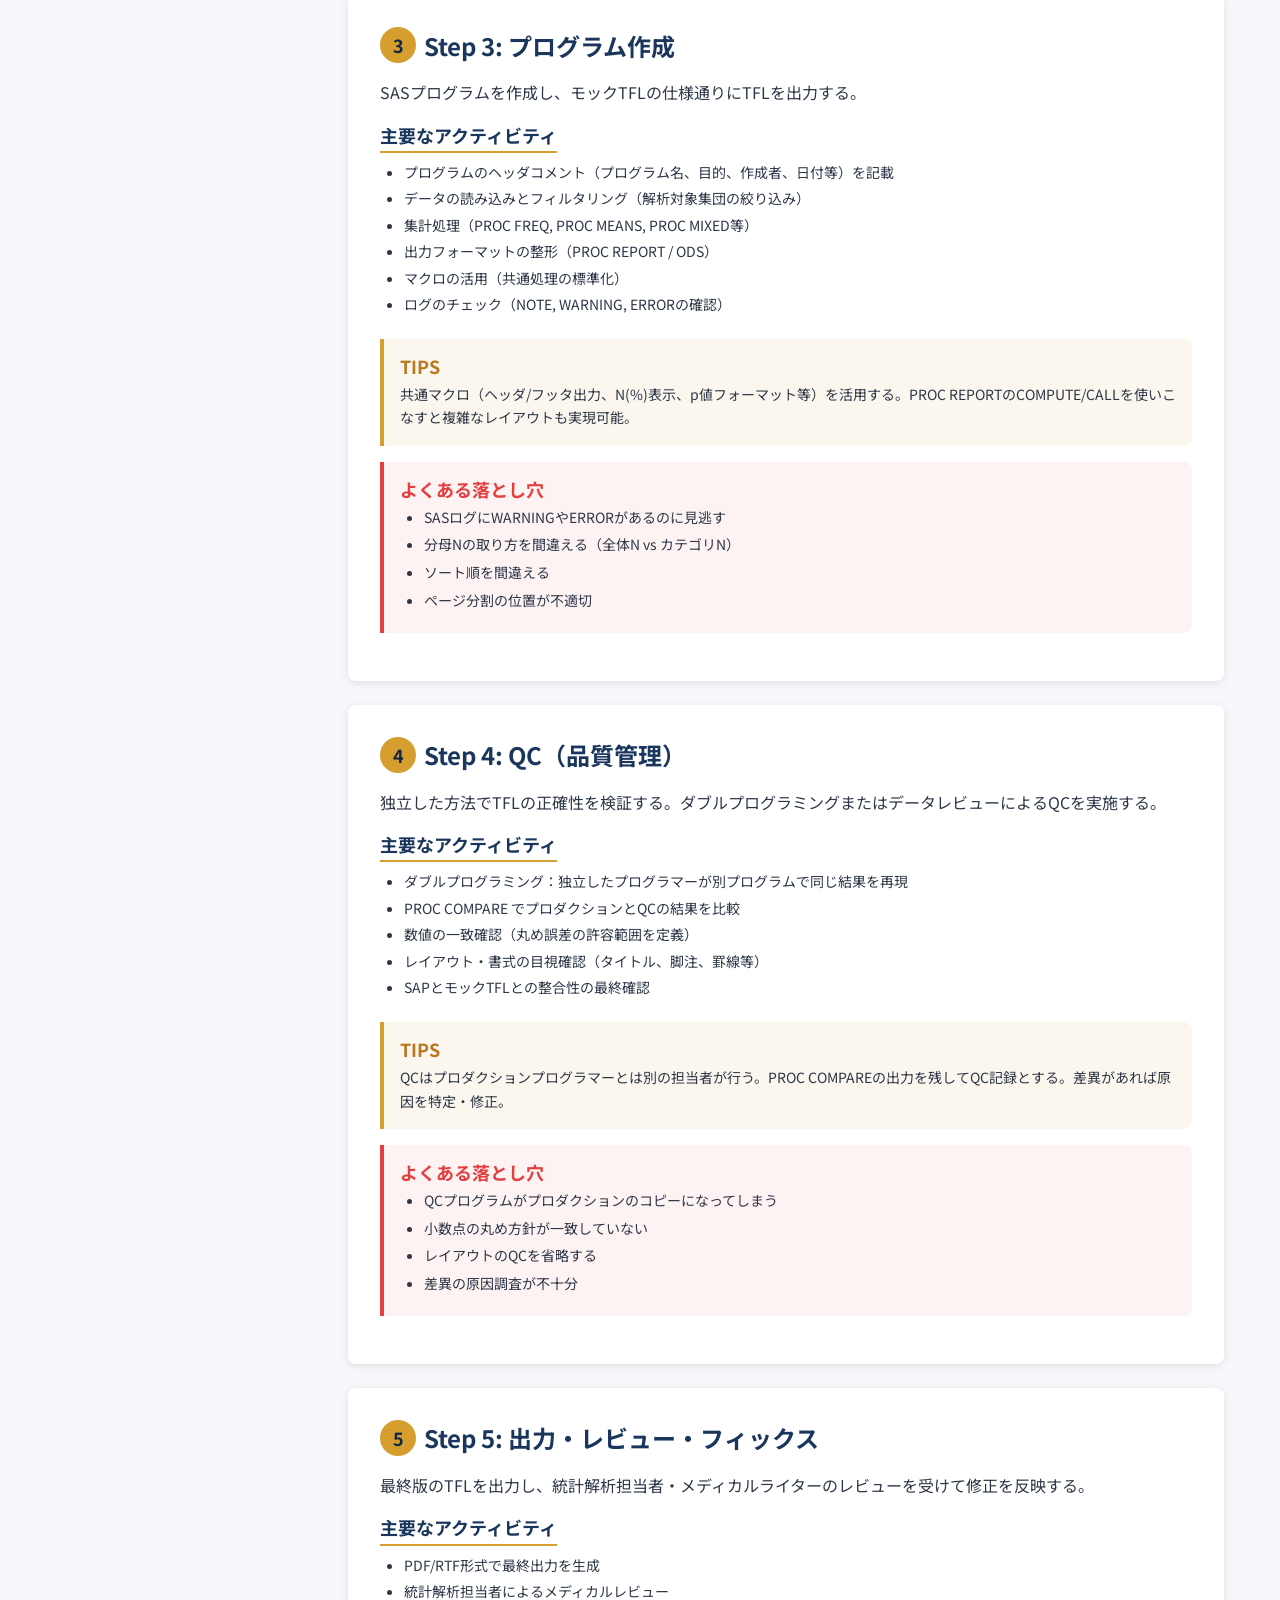
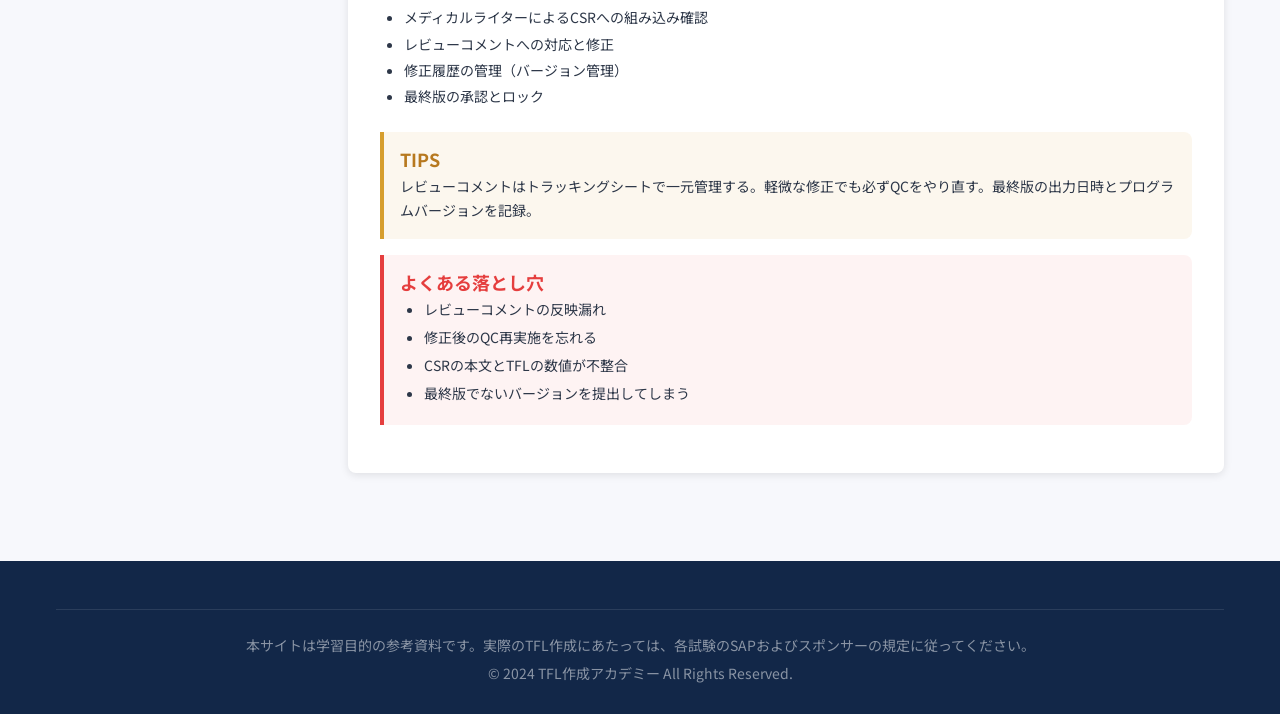
<file: guide/index.html>
<!DOCTYPE html>
<html lang="ja">
<head>
  <meta charset="UTF-8">
  <meta name="viewport" content="width=device-width, initial-scale=1.0">
  <meta name="description" content="TFL作成アカデミー - TFL作成ガイド。SAPの確認からQC・最終出力まで、5ステップで体系的に学ぶ。">
  <title>作成ガイド | TFL作成アカデミー</title>
  <link rel="preconnect" href="https://fonts.googleapis.com">
  <link rel="preconnect" href="https://fonts.gstatic.com" crossorigin>
  <link href="https://fonts.googleapis.com/css2?family=Noto+Sans+JP:wght@400;500;700&display=swap" rel="stylesheet">
  <link rel="stylesheet" href="../css/style.css">
</head>
<body>

  <header class="site-header">
    <div class="container header-inner">
      <a href="../index.html" class="site-logo">
        <span class="logo-icon">&#x1F4CA;</span>
        <span>TFL作成アカデミー</span>
      </a>
      <nav class="nav-menu" aria-label="メインナビゲーション">
        <a href="../index.html">ホーム</a>
        <a href="../tables/index.html">テーブル</a>
        <a href="../figures/index.html">図</a>
        <a href="../listings/index.html">一覧表</a>
        <a href="../guide/index.html">作成ガイド</a>
        <div class="nav-dropdown">
          <span class="nav-dropdown-toggle nav-menu-link">ツール</span>
          <div class="nav-dropdown-menu">
            <a href="../tools/shell-builder.html">シェルビルダー</a>
            <a href="../tools/quiz.html">クイズ</a>
          </div>
        </div>
      </nav>
      <button class="hamburger" id="hamburger" aria-label="メニューを開く" aria-expanded="false">
        <span></span><span></span><span></span>
      </button>
    </div>
    <nav class="mobile-menu" id="mobile-menu" aria-label="モバイルナビゲーション">
      <a href="../index.html">ホーム</a>
      <a href="../tables/index.html">テーブル</a>
      <a href="../figures/index.html">図</a>
      <a href="../listings/index.html">一覧表</a>
      <a href="../guide/index.html">作成ガイド</a>
      <span class="mobile-submenu-label">ツール</span>
      <div class="mobile-submenu">
        <a href="../tools/shell-builder.html">シェルビルダー</a>
        <a href="../tools/quiz.html">クイズ</a>
      </div>
    </nav>
  </header>

  <main>
    <section class="page-header">
      <div class="container">
        <h1>&#x1F4D6; TFL作成ガイド</h1>
        <p>SAP確認からQC・最終出力まで、5ステップで学ぶTFL作成プロセス</p>
      </div>
    </section>

    <section class="section">
      <div class="container">
        <div class="guide-layout">

          <!-- サイドバー（デスクトップ） -->
          <aside class="guide-sidebar">
            <div class="guide-sidebar-inner" id="guide-sidebar-nav">
              <h3>ステップ一覧</h3>
              <!-- JS で動的生成 -->
            </div>
          </aside>

          <!-- メインコンテンツ -->
          <div class="guide-content" id="guide-content">
            <!-- JS で動的生成 -->
          </div>

        </div>
      </div>
    </section>
  </main>

  <footer class="site-footer">
    <div class="container">
      <div class="footer-bottom">
        <p>本サイトは学習目的の参考資料です。実際のTFL作成にあたっては、各試験のSAPおよびスポンサーの規定に従ってください。</p>
        <p>&copy; 2024 TFL作成アカデミー All Rights Reserved.</p>
      </div>
    </div>
  </footer>

  <script src="../js/data.js"></script>
  <script src="../js/main.js"></script>
  <script src="../js/guide.js"></script>
</body>
</html>
</file>
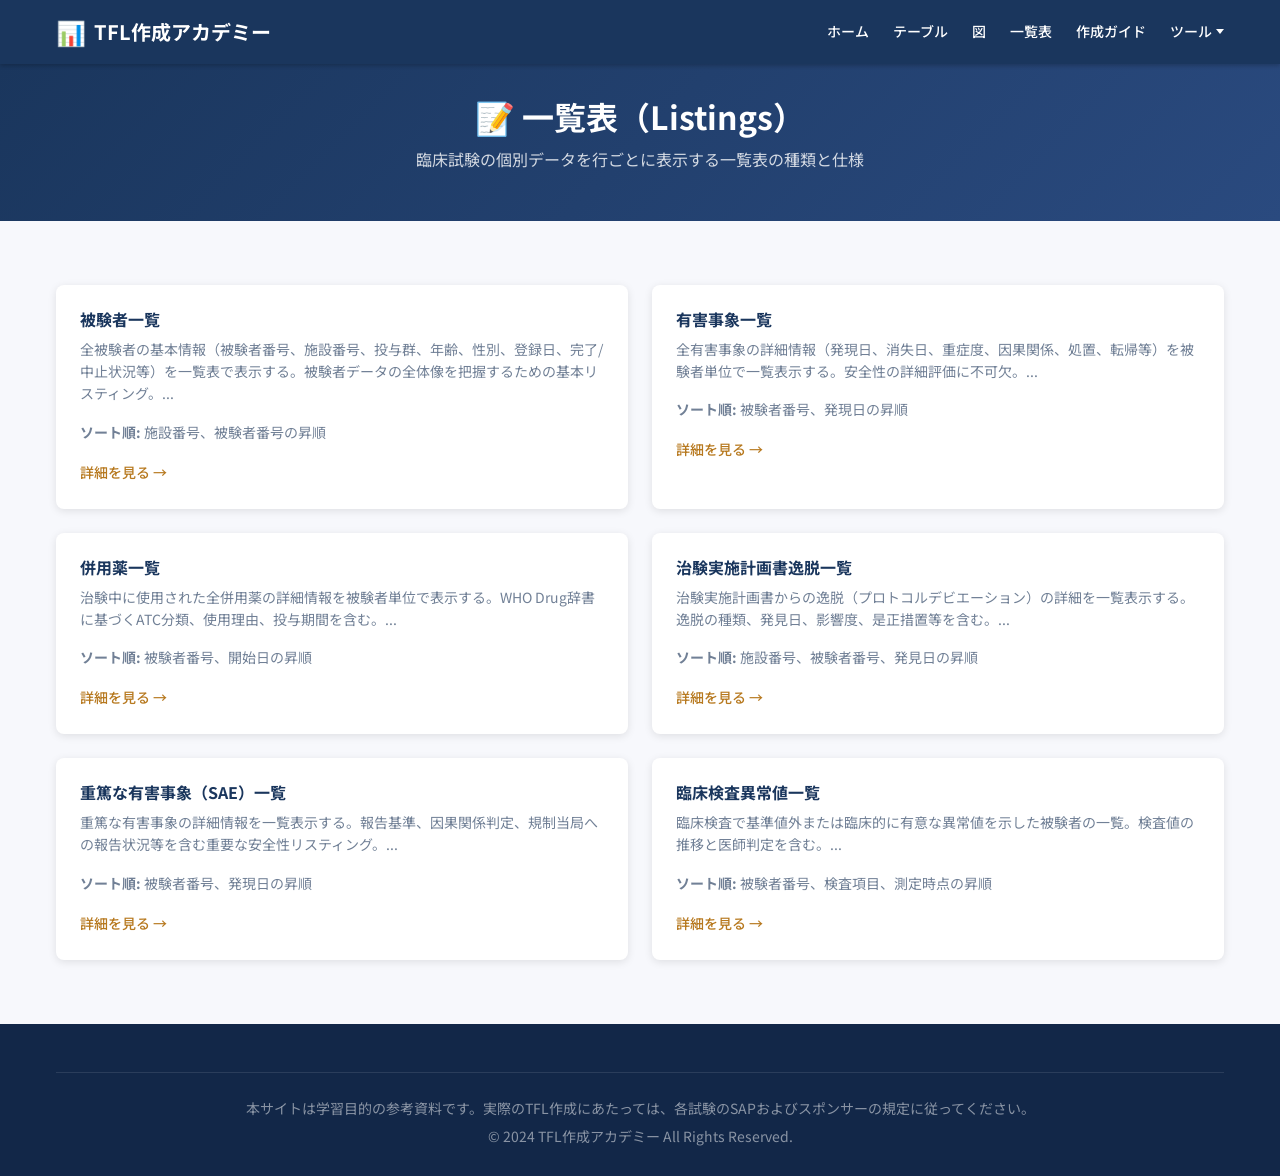
<file: listings/index.html>
<!DOCTYPE html>
<html lang="ja">
<head>
  <meta charset="UTF-8">
  <meta name="viewport" content="width=device-width, initial-scale=1.0">
  <meta name="description" content="TFL作成アカデミー - 臨床試験の一覧表（Listings）。被験者一覧、有害事象一覧、併用薬一覧などの種類と仕様を解説。">
  <title>一覧表 | TFL作成アカデミー</title>
  <link rel="preconnect" href="https://fonts.googleapis.com">
  <link rel="preconnect" href="https://fonts.gstatic.com" crossorigin>
  <link href="https://fonts.googleapis.com/css2?family=Noto+Sans+JP:wght@400;500;700&display=swap" rel="stylesheet">
  <link rel="stylesheet" href="../css/style.css">
</head>
<body>

  <header class="site-header">
    <div class="container header-inner">
      <a href="../index.html" class="site-logo">
        <span class="logo-icon">&#x1F4CA;</span>
        <span>TFL作成アカデミー</span>
      </a>
      <nav class="nav-menu" aria-label="メインナビゲーション">
        <a href="../index.html">ホーム</a>
        <a href="../tables/index.html">テーブル</a>
        <a href="../figures/index.html">図</a>
        <a href="../listings/index.html">一覧表</a>
        <a href="../guide/index.html">作成ガイド</a>
        <div class="nav-dropdown">
          <span class="nav-dropdown-toggle nav-menu-link">ツール</span>
          <div class="nav-dropdown-menu">
            <a href="../tools/shell-builder.html">シェルビルダー</a>
            <a href="../tools/quiz.html">クイズ</a>
          </div>
        </div>
      </nav>
      <button class="hamburger" id="hamburger" aria-label="メニューを開く" aria-expanded="false">
        <span></span><span></span><span></span>
      </button>
    </div>
    <nav class="mobile-menu" id="mobile-menu" aria-label="モバイルナビゲーション">
      <a href="../index.html">ホーム</a>
      <a href="../tables/index.html">テーブル</a>
      <a href="../figures/index.html">図</a>
      <a href="../listings/index.html">一覧表</a>
      <a href="../guide/index.html">作成ガイド</a>
      <span class="mobile-submenu-label">ツール</span>
      <div class="mobile-submenu">
        <a href="../tools/shell-builder.html">シェルビルダー</a>
        <a href="../tools/quiz.html">クイズ</a>
      </div>
    </nav>
  </header>

  <main>
    <section class="page-header">
      <div class="container">
        <h1>&#x1F4DD; 一覧表（Listings）</h1>
        <p>臨床試験の個別データを行ごとに表示する一覧表の種類と仕様</p>
      </div>
    </section>

    <section class="section">
      <div class="container">
        <div id="listing-cards" class="grid grid-2">
          <!-- JS で動的生成 -->
        </div>

        <div id="listing-detail" style="display:none;">
          <!-- JS で動的生成 -->
        </div>
      </div>
    </section>
  </main>

  <footer class="site-footer">
    <div class="container">
      <div class="footer-bottom">
        <p>本サイトは学習目的の参考資料です。実際のTFL作成にあたっては、各試験のSAPおよびスポンサーの規定に従ってください。</p>
        <p>&copy; 2024 TFL作成アカデミー All Rights Reserved.</p>
      </div>
    </div>
  </footer>

  <script src="../js/data.js"></script>
  <script src="../js/main.js"></script>
  <script src="../js/listings.js"></script>
</body>
</html>
</file>
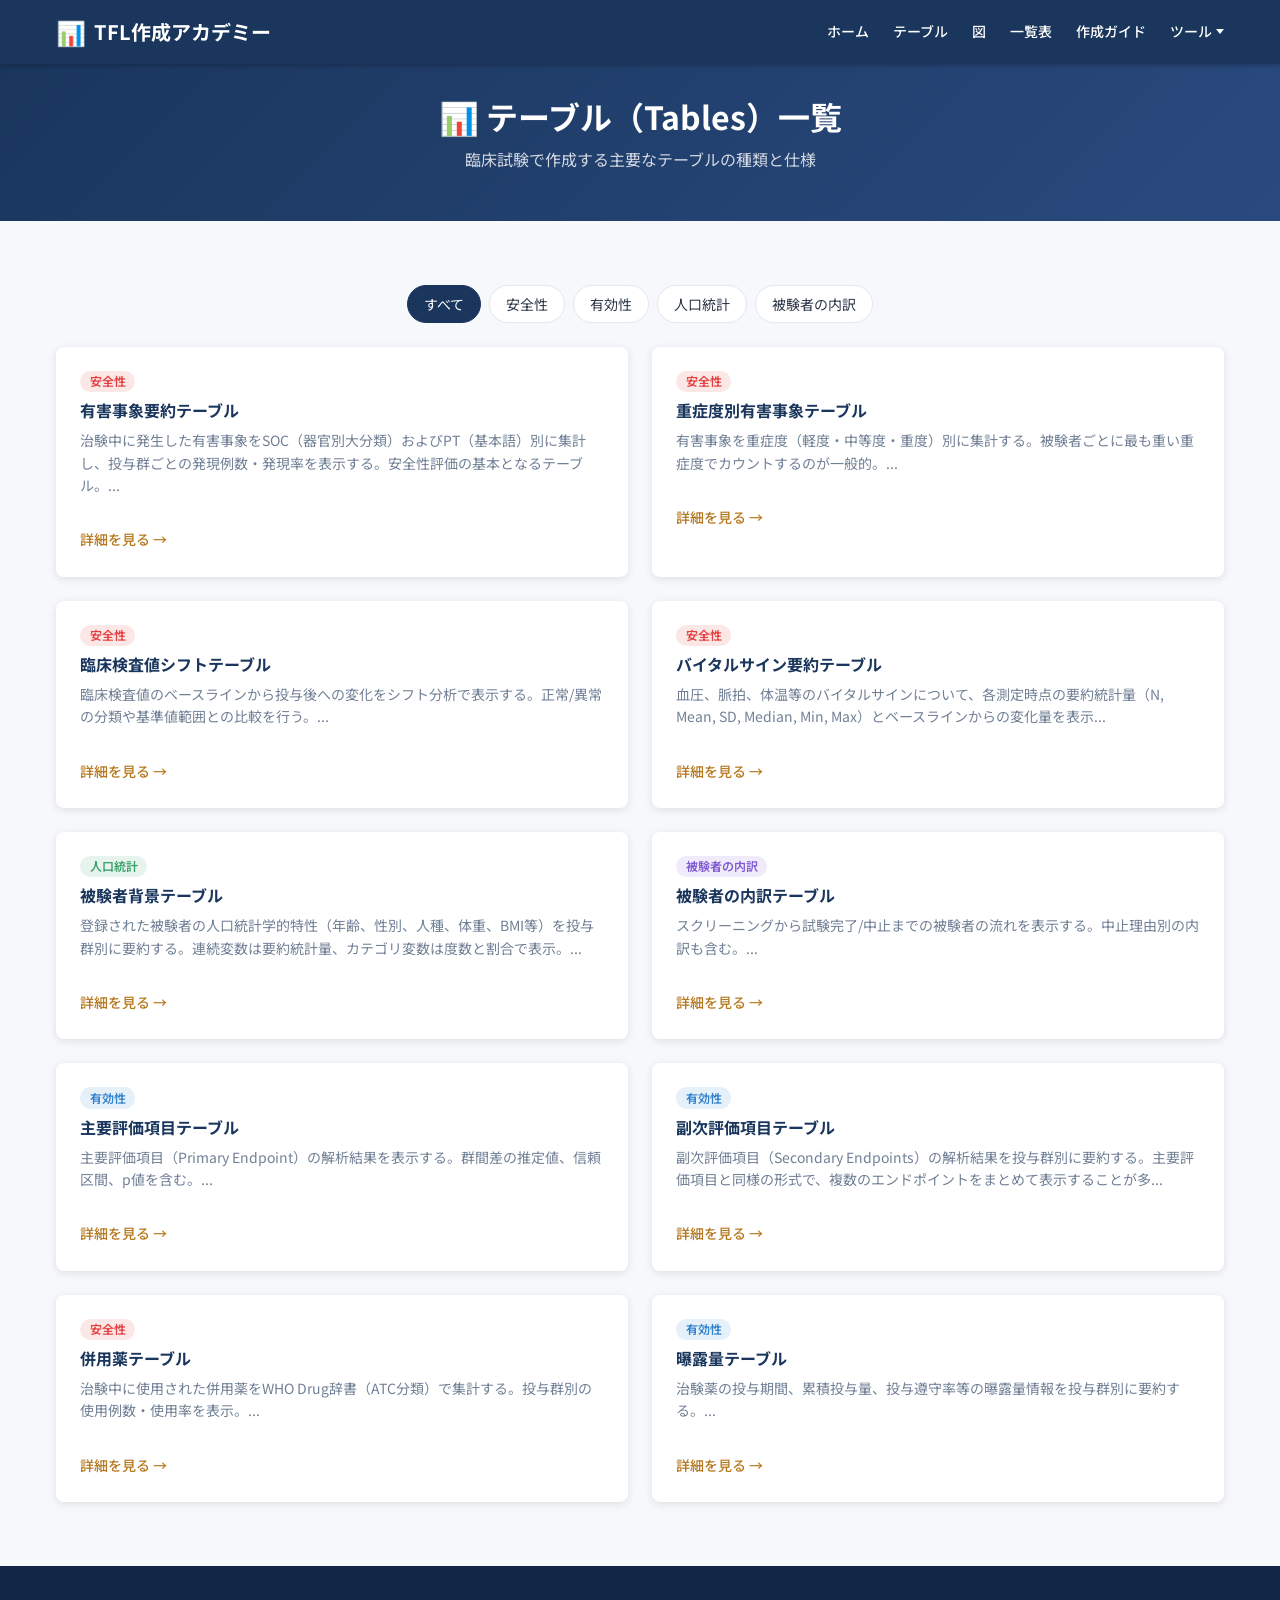
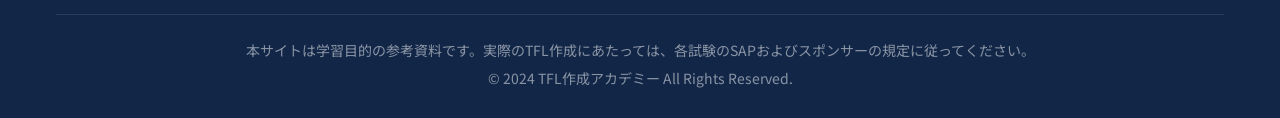
<file: tables/index.html>
<!DOCTYPE html>
<html lang="ja">
<head>
  <meta charset="UTF-8">
  <meta name="viewport" content="width=device-width, initial-scale=1.0">
  <meta name="description" content="TFL作成アカデミー - 臨床試験のテーブル（Tables）一覧。安全性、有効性、人口統計テーブルの種類と仕様を解説。">
  <title>テーブル一覧 | TFL作成アカデミー</title>
  <link rel="preconnect" href="https://fonts.googleapis.com">
  <link rel="preconnect" href="https://fonts.gstatic.com" crossorigin>
  <link href="https://fonts.googleapis.com/css2?family=Noto+Sans+JP:wght@400;500;700&display=swap" rel="stylesheet">
  <link rel="stylesheet" href="../css/style.css">
</head>
<body>

  <header class="site-header">
    <div class="container header-inner">
      <a href="../index.html" class="site-logo">
        <span class="logo-icon">&#x1F4CA;</span>
        <span>TFL作成アカデミー</span>
      </a>
      <nav class="nav-menu" aria-label="メインナビゲーション">
        <a href="../index.html">ホーム</a>
        <a href="../tables/index.html">テーブル</a>
        <a href="../figures/index.html">図</a>
        <a href="../listings/index.html">一覧表</a>
        <a href="../guide/index.html">作成ガイド</a>
        <div class="nav-dropdown">
          <span class="nav-dropdown-toggle nav-menu-link">ツール</span>
          <div class="nav-dropdown-menu">
            <a href="../tools/shell-builder.html">シェルビルダー</a>
            <a href="../tools/quiz.html">クイズ</a>
          </div>
        </div>
      </nav>
      <button class="hamburger" id="hamburger" aria-label="メニューを開く" aria-expanded="false">
        <span></span><span></span><span></span>
      </button>
    </div>
    <nav class="mobile-menu" id="mobile-menu" aria-label="モバイルナビゲーション">
      <a href="../index.html">ホーム</a>
      <a href="../tables/index.html">テーブル</a>
      <a href="../figures/index.html">図</a>
      <a href="../listings/index.html">一覧表</a>
      <a href="../guide/index.html">作成ガイド</a>
      <span class="mobile-submenu-label">ツール</span>
      <div class="mobile-submenu">
        <a href="../tools/shell-builder.html">シェルビルダー</a>
        <a href="../tools/quiz.html">クイズ</a>
      </div>
    </nav>
  </header>

  <main>
    <section class="page-header">
      <div class="container">
        <h1>&#x1F4CA; テーブル（Tables）一覧</h1>
        <p>臨床試験で作成する主要なテーブルの種類と仕様</p>
      </div>
    </section>

    <section class="section">
      <div class="container">
        <!-- フィルター -->
        <div class="filter-bar" id="table-filters">
          <button class="filter-btn active" data-filter="all">すべて</button>
          <button class="filter-btn" data-filter="safety">安全性</button>
          <button class="filter-btn" data-filter="efficacy">有効性</button>
          <button class="filter-btn" data-filter="demographics">人口統計</button>
          <button class="filter-btn" data-filter="disposition">被験者の内訳</button>
        </div>

        <!-- カード一覧 -->
        <div class="grid grid-2" id="table-cards">
          <!-- JS で動的生成 -->
        </div>

        <!-- 詳細パネル -->
        <div id="table-detail" style="display:none;">
          <!-- JS で動的生成 -->
        </div>
      </div>
    </section>
  </main>

  <footer class="site-footer">
    <div class="container">
      <div class="footer-bottom">
        <p>本サイトは学習目的の参考資料です。実際のTFL作成にあたっては、各試験のSAPおよびスポンサーの規定に従ってください。</p>
        <p>&copy; 2024 TFL作成アカデミー All Rights Reserved.</p>
      </div>
    </div>
  </footer>

  <script src="../js/data.js"></script>
  <script src="../js/main.js"></script>
  <script src="../js/tables.js"></script>
</body>
</html>
</file>
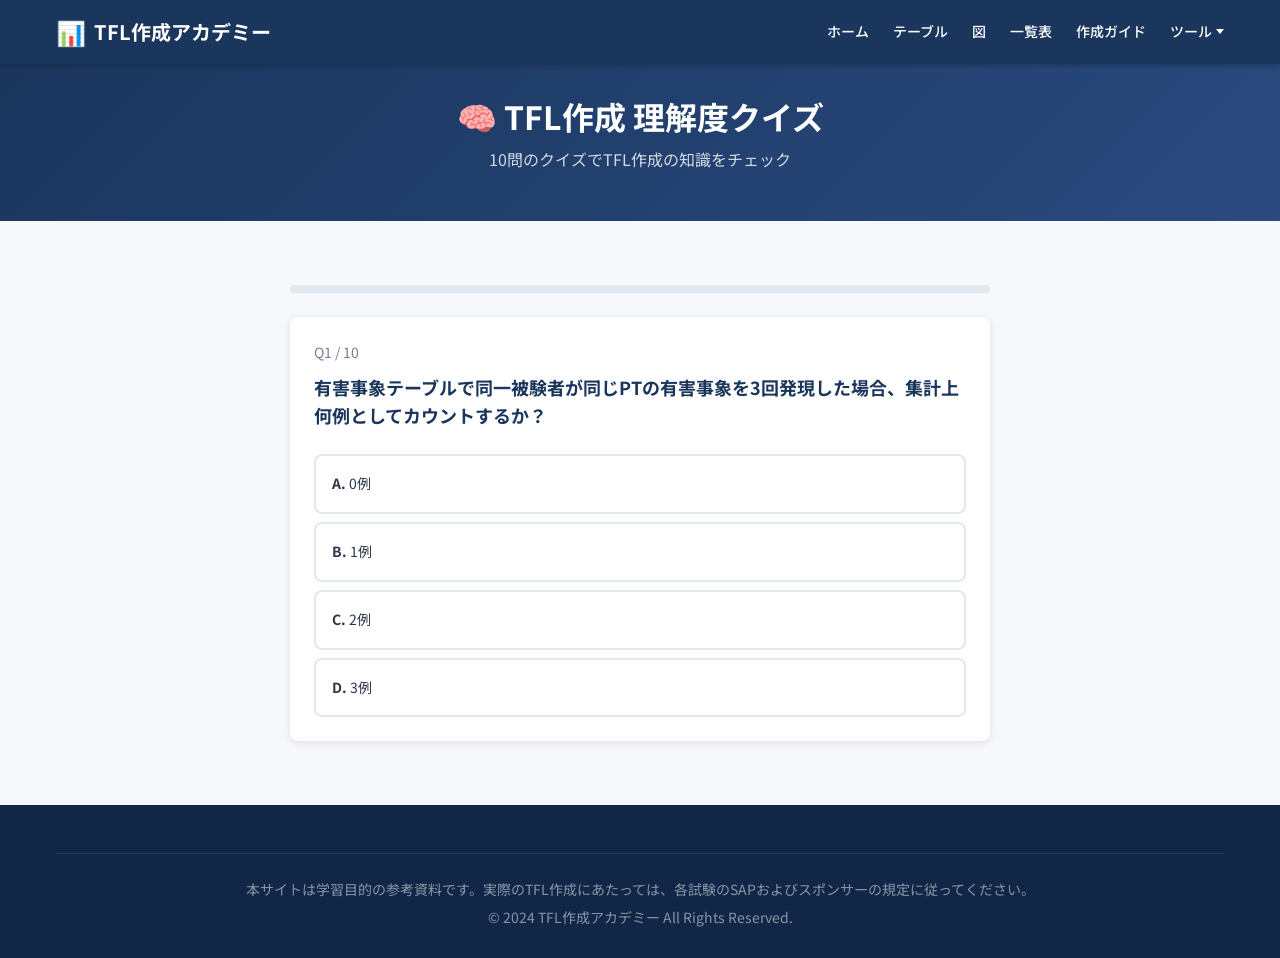
<file: tools/quiz.html>
<!DOCTYPE html>
<html lang="ja">
<head>
  <meta charset="UTF-8">
  <meta name="viewport" content="width=device-width, initial-scale=1.0">
  <meta name="description" content="TFL作成アカデミー - 理解度クイズ。TFL作成に関する10問のクイズで知識を確認。">
  <title>理解度クイズ | TFL作成アカデミー</title>
  <link rel="preconnect" href="https://fonts.googleapis.com">
  <link rel="preconnect" href="https://fonts.gstatic.com" crossorigin>
  <link href="https://fonts.googleapis.com/css2?family=Noto+Sans+JP:wght@400;500;700&display=swap" rel="stylesheet">
  <link rel="stylesheet" href="../css/style.css">
</head>
<body>

  <header class="site-header">
    <div class="container header-inner">
      <a href="../index.html" class="site-logo">
        <span class="logo-icon">&#x1F4CA;</span>
        <span>TFL作成アカデミー</span>
      </a>
      <nav class="nav-menu" aria-label="メインナビゲーション">
        <a href="../index.html">ホーム</a>
        <a href="../tables/index.html">テーブル</a>
        <a href="../figures/index.html">図</a>
        <a href="../listings/index.html">一覧表</a>
        <a href="../guide/index.html">作成ガイド</a>
        <div class="nav-dropdown">
          <span class="nav-dropdown-toggle nav-menu-link">ツール</span>
          <div class="nav-dropdown-menu">
            <a href="../tools/shell-builder.html">シェルビルダー</a>
            <a href="../tools/quiz.html">クイズ</a>
          </div>
        </div>
      </nav>
      <button class="hamburger" id="hamburger" aria-label="メニューを開く" aria-expanded="false">
        <span></span><span></span><span></span>
      </button>
    </div>
    <nav class="mobile-menu" id="mobile-menu" aria-label="モバイルナビゲーション">
      <a href="../index.html">ホーム</a>
      <a href="../tables/index.html">テーブル</a>
      <a href="../figures/index.html">図</a>
      <a href="../listings/index.html">一覧表</a>
      <a href="../guide/index.html">作成ガイド</a>
      <span class="mobile-submenu-label">ツール</span>
      <div class="mobile-submenu">
        <a href="../tools/shell-builder.html">シェルビルダー</a>
        <a href="../tools/quiz.html">クイズ</a>
      </div>
    </nav>
  </header>

  <main>
    <section class="page-header">
      <div class="container">
        <h1>&#x1F9E0; TFL作成 理解度クイズ</h1>
        <p>10問のクイズでTFL作成の知識をチェック</p>
      </div>
    </section>

    <section class="section">
      <div class="container">
        <div class="quiz-container" id="quiz-container">
          <!-- JS で動的生成 -->
        </div>
      </div>
    </section>
  </main>

  <footer class="site-footer">
    <div class="container">
      <div class="footer-bottom">
        <p>本サイトは学習目的の参考資料です。実際のTFL作成にあたっては、各試験のSAPおよびスポンサーの規定に従ってください。</p>
        <p>&copy; 2024 TFL作成アカデミー All Rights Reserved.</p>
      </div>
    </div>
  </footer>

  <script src="../js/data.js"></script>
  <script src="../js/main.js"></script>
  <script src="../js/quiz.js"></script>
</body>
</html>
</file>
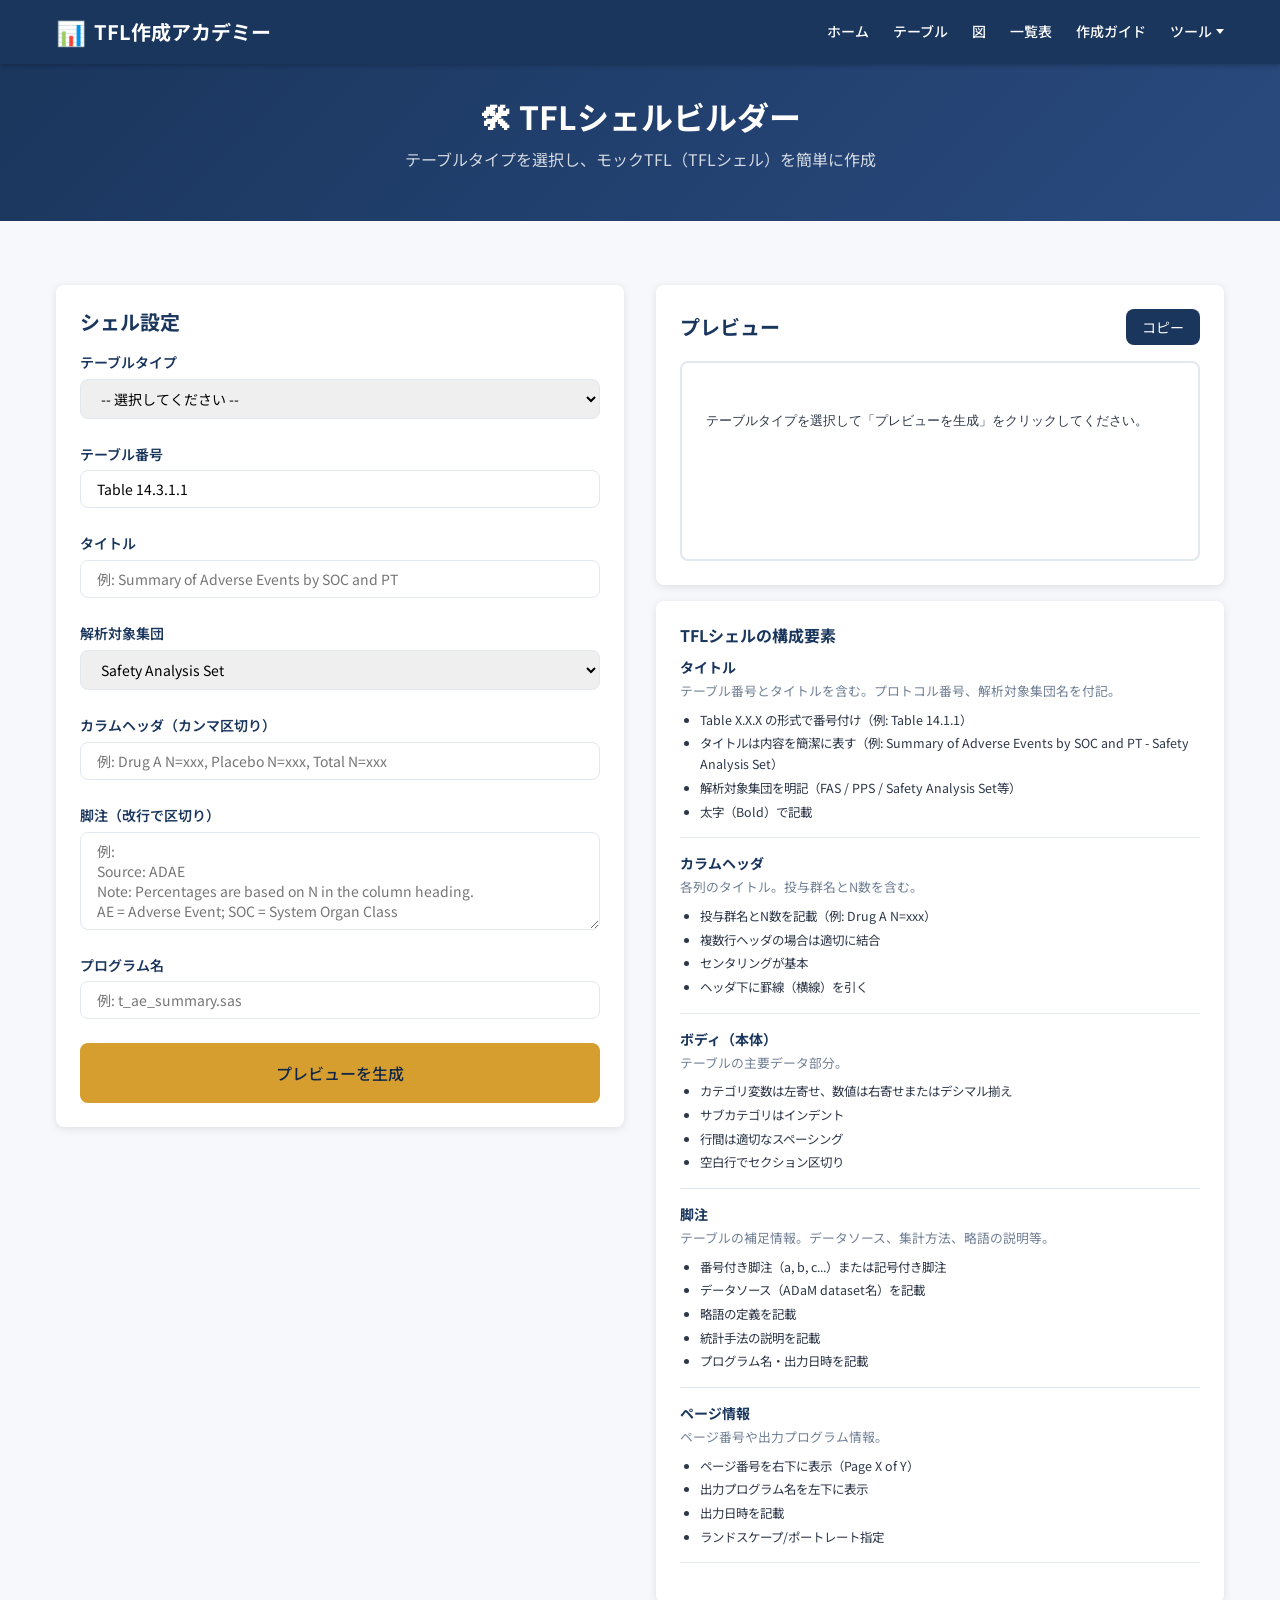
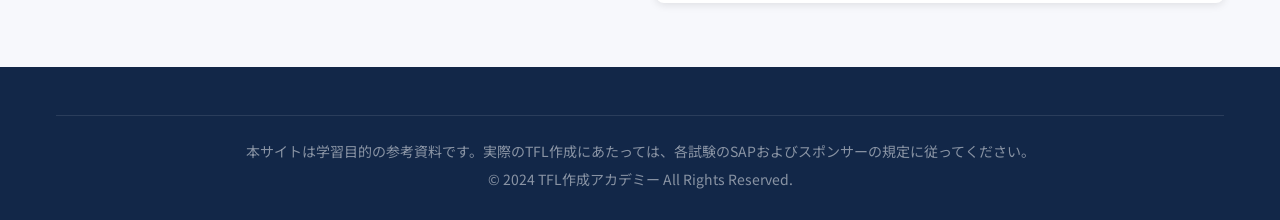
<file: tools/shell-builder.html>
<!DOCTYPE html>
<html lang="ja">
<head>
  <meta charset="UTF-8">
  <meta name="viewport" content="width=device-width, initial-scale=1.0">
  <meta name="description" content="TFL作成アカデミー - TFLシェルビルダー。テーブルタイプを選択してモックTFLを簡単作成。">
  <title>シェルビルダー | TFL作成アカデミー</title>
  <link rel="preconnect" href="https://fonts.googleapis.com">
  <link rel="preconnect" href="https://fonts.gstatic.com" crossorigin>
  <link href="https://fonts.googleapis.com/css2?family=Noto+Sans+JP:wght@400;500;700&display=swap" rel="stylesheet">
  <link rel="stylesheet" href="../css/style.css">
</head>
<body>

  <header class="site-header">
    <div class="container header-inner">
      <a href="../index.html" class="site-logo">
        <span class="logo-icon">&#x1F4CA;</span>
        <span>TFL作成アカデミー</span>
      </a>
      <nav class="nav-menu" aria-label="メインナビゲーション">
        <a href="../index.html">ホーム</a>
        <a href="../tables/index.html">テーブル</a>
        <a href="../figures/index.html">図</a>
        <a href="../listings/index.html">一覧表</a>
        <a href="../guide/index.html">作成ガイド</a>
        <div class="nav-dropdown">
          <span class="nav-dropdown-toggle nav-menu-link">ツール</span>
          <div class="nav-dropdown-menu">
            <a href="../tools/shell-builder.html">シェルビルダー</a>
            <a href="../tools/quiz.html">クイズ</a>
          </div>
        </div>
      </nav>
      <button class="hamburger" id="hamburger" aria-label="メニューを開く" aria-expanded="false">
        <span></span><span></span><span></span>
      </button>
    </div>
    <nav class="mobile-menu" id="mobile-menu" aria-label="モバイルナビゲーション">
      <a href="../index.html">ホーム</a>
      <a href="../tables/index.html">テーブル</a>
      <a href="../figures/index.html">図</a>
      <a href="../listings/index.html">一覧表</a>
      <a href="../guide/index.html">作成ガイド</a>
      <span class="mobile-submenu-label">ツール</span>
      <div class="mobile-submenu">
        <a href="../tools/shell-builder.html">シェルビルダー</a>
        <a href="../tools/quiz.html">クイズ</a>
      </div>
    </nav>
  </header>

  <main>
    <section class="page-header">
      <div class="container">
        <h1>&#x1F6E0; TFLシェルビルダー</h1>
        <p>テーブルタイプを選択し、モックTFL（TFLシェル）を簡単に作成</p>
      </div>
    </section>

    <section class="section">
      <div class="container">
        <div class="grid grid-2" style="gap:2rem;">

          <!-- 入力フォーム -->
          <div>
            <div class="card">
              <h2 style="font-size:1.25rem;margin-bottom:1rem;">シェル設定</h2>
              <div class="shell-builder-form" id="shell-form">

                <div class="form-group">
                  <label for="shell-table-type">テーブルタイプ</label>
                  <select id="shell-table-type">
                    <option value="">-- 選択してください --</option>
                  </select>
                </div>

                <div class="form-group">
                  <label for="shell-table-number">テーブル番号</label>
                  <input type="text" id="shell-table-number" placeholder="例: Table 14.3.1.1" value="Table 14.3.1.1">
                </div>

                <div class="form-group">
                  <label for="shell-title">タイトル</label>
                  <input type="text" id="shell-title" placeholder="例: Summary of Adverse Events by SOC and PT">
                </div>

                <div class="form-group">
                  <label for="shell-population">解析対象集団</label>
                  <select id="shell-population">
                    <option value="Full Analysis Set">Full Analysis Set</option>
                    <option value="Safety Analysis Set" selected>Safety Analysis Set</option>
                    <option value="Per Protocol Set">Per Protocol Set</option>
                    <option value="Intent-to-Treat Population">Intent-to-Treat Population</option>
                  </select>
                </div>

                <div class="form-group">
                  <label for="shell-columns">カラムヘッダ（カンマ区切り）</label>
                  <input type="text" id="shell-columns" placeholder="例: Drug A N=xxx, Placebo N=xxx, Total N=xxx">
                </div>

                <div class="form-group">
                  <label for="shell-footnotes">脚注（改行で区切り）</label>
                  <textarea id="shell-footnotes" rows="4" placeholder="例:&#10;Source: ADAE&#10;Note: Percentages are based on N in the column heading.&#10;AE = Adverse Event; SOC = System Organ Class"></textarea>
                </div>

                <div class="form-group">
                  <label for="shell-program">プログラム名</label>
                  <input type="text" id="shell-program" placeholder="例: t_ae_summary.sas">
                </div>

                <button class="btn btn-primary btn-lg" onclick="generateShell()" style="width:100%;">プレビューを生成</button>
              </div>
            </div>
          </div>

          <!-- プレビュー -->
          <div>
            <div class="card">
              <div class="flex-between mb-3">
                <h2 style="font-size:1.25rem;margin-bottom:0;">プレビュー</h2>
                <button class="copy-btn" id="copy-btn" onclick="copyShellOutput()">コピー</button>
              </div>
              <div class="shell-output" id="shell-output">
テーブルタイプを選択して「プレビューを生成」をクリックしてください。
              </div>
            </div>

            <!-- 書式ルールリファレンス -->
            <div class="card mt-3">
              <h3 style="font-size:1rem;margin-bottom:0.75rem;">TFLシェルの構成要素</h3>
              <div id="shell-rules">
                <!-- JS で動的生成 -->
              </div>
            </div>
          </div>

        </div>
      </div>
    </section>
  </main>

  <footer class="site-footer">
    <div class="container">
      <div class="footer-bottom">
        <p>本サイトは学習目的の参考資料です。実際のTFL作成にあたっては、各試験のSAPおよびスポンサーの規定に従ってください。</p>
        <p>&copy; 2024 TFL作成アカデミー All Rights Reserved.</p>
      </div>
    </div>
  </footer>

  <script src="../js/data.js"></script>
  <script src="../js/main.js"></script>
  <script src="../js/shell-builder.js"></script>
</body>
</html>
</file>
<file: css/style.css>
/* ============================================
   TFL作成アカデミー - 共通CSS
   ============================================ */

/* --- CSS変数定義 --- */
:root {
  /* カラーパレット */
  --color-primary: #1a365d;
  --color-primary-light: #2a4a7f;
  --color-primary-dark: #122748;
  --color-accent: #d69e2e;
  --color-accent-light: #ecc94b;
  --color-accent-dark: #b7791f;
  --color-success: #38a169;
  --color-warning: #e53e3e;
  --color-bg: #f7f8fc;
  --color-text: #2d3748;
  --color-text-light: #718096;
  --color-white: #ffffff;
  --color-border: #e2e8f0;

  /* カテゴリカラー */
  --cat-safety: #e53e3e;
  --cat-efficacy: #3182ce;
  --cat-demographics: #38a169;
  --cat-disposition: #805ad5;

  /* タイポグラフィ */
  --font-family: "Noto Sans JP", sans-serif;
  --font-mono: "Courier New", "SFMono-Regular", Consolas, monospace;
  --font-size-base: 16px;
  --font-size-sm: 0.875rem;
  --font-size-lg: 1.125rem;
  --font-size-xl: 1.25rem;
  --font-size-2xl: 1.5rem;
  --font-size-3xl: 2rem;
  --font-size-4xl: 2.5rem;
  --line-height-base: 1.7;
  --line-height-heading: 1.3;

  /* スペーシング */
  --spacing-1: 0.25rem;
  --spacing-2: 0.5rem;
  --spacing-3: 1rem;
  --spacing-4: 1.5rem;
  --spacing-5: 2rem;
  --spacing-6: 3rem;
  --spacing-8: 4rem;

  /* レイアウト */
  --max-width: 1200px;
  --border-radius: 8px;
  --card-shadow: 0 2px 8px rgba(0, 0, 0, 0.1);
  --card-shadow-hover: 0 4px 16px rgba(0, 0, 0, 0.15);

  /* トランジション */
  --transition-base: 0.3s ease;

  /* ヘッダー高さ */
  --header-height: 64px;
}

/* --- リセットCSS --- */
*,
*::before,
*::after {
  box-sizing: border-box;
  margin: 0;
  padding: 0;
}

html {
  font-size: var(--font-size-base);
  scroll-behavior: smooth;
  -webkit-text-size-adjust: 100%;
}

body {
  font-family: var(--font-family);
  font-size: 1rem;
  line-height: var(--line-height-base);
  color: var(--color-text);
  background-color: var(--color-bg);
  min-height: 100vh;
  display: flex;
  flex-direction: column;
  -webkit-font-smoothing: antialiased;
  -moz-osx-font-smoothing: grayscale;
}

ul,
ol {
  list-style: none;
}

a {
  color: var(--color-primary);
  text-decoration: none;
  transition: color var(--transition-base);
}

a:hover {
  color: var(--color-accent);
}

img {
  max-width: 100%;
  height: auto;
  display: block;
}

button {
  font-family: inherit;
  cursor: pointer;
  border: none;
  background: none;
}

table {
  border-collapse: collapse;
  width: 100%;
}

/* --- タイポグラフィ --- */
h1,
h2,
h3,
h4 {
  line-height: var(--line-height-heading);
  font-weight: 700;
  color: var(--color-primary);
}

h1 {
  font-size: var(--font-size-3xl);
  margin-bottom: var(--spacing-4);
}

h2 {
  font-size: var(--font-size-2xl);
  margin-bottom: var(--spacing-3);
}

h3 {
  font-size: var(--font-size-xl);
  margin-bottom: var(--spacing-2);
}

h4 {
  font-size: var(--font-size-lg);
  margin-bottom: var(--spacing-2);
}

p {
  margin-bottom: var(--spacing-3);
  color: var(--color-text);
}

/* --- レイアウト --- */
.container {
  width: 100%;
  max-width: var(--max-width);
  margin: 0 auto;
  padding: 0 var(--spacing-3);
}

.grid {
  display: grid;
  gap: var(--spacing-4);
}

.grid-2 {
  grid-template-columns: 1fr;
}

.grid-3 {
  grid-template-columns: 1fr;
}

.grid-4 {
  grid-template-columns: 1fr;
}

.flex {
  display: flex;
}

.flex-center {
  display: flex;
  align-items: center;
  justify-content: center;
}

.flex-between {
  display: flex;
  align-items: center;
  justify-content: space-between;
}

.flex-wrap {
  flex-wrap: wrap;
}

.flex-column {
  flex-direction: column;
}

.gap-1 { gap: var(--spacing-1); }
.gap-2 { gap: var(--spacing-2); }
.gap-3 { gap: var(--spacing-3); }
.gap-4 { gap: var(--spacing-4); }

/* --- ヘッダー & ナビゲーション --- */
.site-header {
  background-color: var(--color-primary);
  color: var(--color-white);
  position: sticky;
  top: 0;
  z-index: 1000;
  height: var(--header-height);
  box-shadow: 0 2px 4px rgba(0, 0, 0, 0.2);
}

.header-inner {
  display: flex;
  align-items: center;
  justify-content: space-between;
  height: 100%;
}

.site-logo {
  font-size: var(--font-size-xl);
  font-weight: 700;
  color: var(--color-white);
  display: flex;
  align-items: center;
  gap: var(--spacing-2);
}

.site-logo:hover {
  color: var(--color-accent);
}

.site-logo .logo-icon {
  font-size: var(--font-size-2xl);
}

/* デスクトップナビ */
.nav-menu {
  display: none;
  align-items: center;
  gap: var(--spacing-4);
}

.nav-menu a,
.nav-menu .nav-dropdown-toggle {
  color: var(--color-white);
  font-size: var(--font-size-sm);
  font-weight: 500;
  padding: var(--spacing-2) 0;
  position: relative;
  transition: color var(--transition-base);
}

.nav-menu a::after {
  content: "";
  position: absolute;
  bottom: 0;
  left: 0;
  width: 0;
  height: 2px;
  background-color: var(--color-accent);
  transition: width var(--transition-base);
}

.nav-menu a:hover,
.nav-menu .nav-dropdown-toggle:hover {
  color: var(--color-accent);
}

.nav-menu a:hover::after {
  width: 100%;
}

/* ナビドロップダウン */
.nav-dropdown {
  position: relative;
}

.nav-dropdown-toggle {
  display: inline-flex;
  align-items: center;
  gap: 0.25rem;
  cursor: pointer;
}

.nav-dropdown-toggle::after {
  content: "";
  display: inline-block;
  width: 0;
  height: 0;
  border-left: 4px solid transparent;
  border-right: 4px solid transparent;
  border-top: 5px solid currentColor;
  transition: transform var(--transition-base);
}

.nav-dropdown.active .nav-dropdown-toggle::after {
  transform: rotate(180deg);
}

.nav-dropdown-menu {
  display: none;
  position: absolute;
  top: 100%;
  left: 50%;
  transform: translateX(-50%);
  background-color: var(--color-white);
  border-radius: var(--border-radius);
  box-shadow: var(--card-shadow-hover);
  min-width: 180px;
  padding: var(--spacing-2) 0;
  margin-top: var(--spacing-2);
  z-index: 1001;
}

.nav-dropdown.active .nav-dropdown-menu {
  display: block;
}

.nav-dropdown-menu a {
  display: block;
  padding: var(--spacing-2) var(--spacing-4);
  color: var(--color-text);
  font-size: var(--font-size-sm);
  white-space: nowrap;
  transition: background-color var(--transition-base), color var(--transition-base);
}

.nav-dropdown-menu a:hover {
  background-color: var(--color-bg);
  color: var(--color-primary);
}

.nav-dropdown-menu a::after {
  display: none;
}

/* ハンバーガーメニュー */
.hamburger {
  display: flex;
  flex-direction: column;
  justify-content: center;
  align-items: center;
  width: 40px;
  height: 40px;
  cursor: pointer;
  z-index: 1100;
}

.hamburger span {
  display: block;
  width: 24px;
  height: 2px;
  background-color: var(--color-white);
  margin: 3px 0;
  transition: all var(--transition-base);
  border-radius: 2px;
}

.hamburger.active span:nth-child(1) {
  transform: rotate(45deg) translate(4px, 4px);
}

.hamburger.active span:nth-child(2) {
  opacity: 0;
}

.hamburger.active span:nth-child(3) {
  transform: rotate(-45deg) translate(4px, -4px);
}

/* モバイルメニュー */
.mobile-menu {
  display: none;
  position: fixed;
  top: var(--header-height);
  left: 0;
  right: 0;
  bottom: 0;
  background-color: var(--color-primary);
  z-index: 999;
  padding: var(--spacing-5);
  flex-direction: column;
  gap: var(--spacing-3);
  overflow-y: auto;
}

.mobile-menu.active {
  display: flex;
}

.mobile-menu a {
  color: var(--color-white);
  font-size: var(--font-size-lg);
  padding: var(--spacing-3);
  border-bottom: 1px solid rgba(255, 255, 255, 0.1);
  transition: all var(--transition-base);
}

.mobile-menu a:hover {
  color: var(--color-accent);
  padding-left: var(--spacing-4);
}

.mobile-menu .mobile-submenu-label {
  color: rgba(255, 255, 255, 0.5);
  font-size: var(--font-size-sm);
  padding: var(--spacing-2) var(--spacing-3) 0;
  border-bottom: none;
}

.mobile-menu .mobile-submenu a {
  font-size: var(--font-size-base);
  padding-left: var(--spacing-5);
}

/* --- メインコンテンツ --- */
main {
  flex: 1;
}

.section {
  padding: var(--spacing-6) 0;
}

.section-title {
  text-align: center;
  margin-bottom: var(--spacing-5);
  position: relative;
}

.section-title::after {
  content: "";
  display: block;
  width: 60px;
  height: 3px;
  background-color: var(--color-accent);
  margin: var(--spacing-2) auto 0;
  border-radius: 2px;
}

/* --- ヒーローセクション --- */
.hero {
  background: linear-gradient(135deg, var(--color-primary) 0%, var(--color-primary-light) 100%);
  color: var(--color-white);
  padding: var(--spacing-8) 0;
  text-align: center;
}

.hero h1 {
  color: var(--color-white);
  font-size: var(--font-size-2xl);
  margin-bottom: var(--spacing-3);
}

.hero .hero-subtitle {
  color: rgba(255, 255, 255, 0.9);
  font-size: var(--font-size-lg);
  margin-bottom: var(--spacing-5);
  max-width: 700px;
  margin-left: auto;
  margin-right: auto;
}

.hero p {
  color: rgba(255, 255, 255, 0.9);
}

.hero-icon {
  font-size: 3rem;
  margin-bottom: var(--spacing-3);
  display: block;
}

.hero-buttons {
  display: flex;
  gap: var(--spacing-3);
  justify-content: center;
  flex-wrap: wrap;
}

/* --- ボタン --- */
.btn {
  display: inline-flex;
  align-items: center;
  justify-content: center;
  padding: var(--spacing-2) var(--spacing-4);
  border-radius: var(--border-radius);
  font-weight: 500;
  font-size: var(--font-size-sm);
  transition: all var(--transition-base);
  cursor: pointer;
  border: 2px solid transparent;
  text-align: center;
}

.btn-lg {
  padding: var(--spacing-3) var(--spacing-5);
  font-size: var(--font-size-base);
}

.btn-primary {
  background-color: var(--color-accent);
  color: var(--color-primary-dark);
  border-color: var(--color-accent);
}

.btn-primary:hover {
  background-color: var(--color-accent-light);
  color: var(--color-primary-dark);
  transform: translateY(-2px);
  box-shadow: 0 4px 12px rgba(214, 158, 46, 0.4);
}

.btn-secondary {
  background-color: transparent;
  color: var(--color-white);
  border-color: var(--color-white);
}

.btn-secondary:hover {
  background-color: var(--color-white);
  color: var(--color-primary);
}

.btn-outline {
  background-color: transparent;
  color: var(--color-primary);
  border-color: var(--color-primary);
}

.btn-outline:hover {
  background-color: var(--color-primary);
  color: var(--color-white);
}

.btn-accent {
  background-color: var(--color-accent);
  color: var(--color-primary-dark);
  border-color: var(--color-accent);
}

.btn-accent:hover {
  background-color: var(--color-accent-dark);
  color: var(--color-white);
}

/* --- カード --- */
.card {
  background-color: var(--color-white);
  border-radius: var(--border-radius);
  padding: var(--spacing-4);
  box-shadow: var(--card-shadow);
  transition: all var(--transition-base);
}

.card:hover {
  box-shadow: var(--card-shadow-hover);
  transform: translateY(-2px);
}

.card-icon {
  font-size: 2rem;
  margin-bottom: var(--spacing-2);
}

.card-title {
  font-size: var(--font-size-lg);
  font-weight: 700;
  color: var(--color-primary);
  margin-bottom: var(--spacing-2);
}

.card-text {
  font-size: var(--font-size-sm);
  color: var(--color-text-light);
  line-height: 1.6;
}

.card-link {
  display: inline-block;
  margin-top: var(--spacing-3);
  font-size: var(--font-size-sm);
  font-weight: 500;
  color: var(--color-accent-dark);
}

.card-link:hover {
  color: var(--color-accent);
}

.text-center {
  text-align: center;
}

.text-light {
  color: var(--color-text-light);
}

.text-sm {
  font-size: var(--font-size-sm);
}

.mb-2 { margin-bottom: var(--spacing-2); }
.mb-3 { margin-bottom: var(--spacing-3); }
.mb-4 { margin-bottom: var(--spacing-4); }
.mt-2 { margin-top: var(--spacing-2); }
.mt-3 { margin-top: var(--spacing-3); }
.mt-4 { margin-top: var(--spacing-4); }

/* --- バッジ --- */
.badge {
  display: inline-block;
  padding: 0.15rem 0.6rem;
  border-radius: 20px;
  font-size: 0.75rem;
  font-weight: 600;
  line-height: 1.4;
}

.badge-safety {
  background-color: rgba(229, 62, 62, 0.12);
  color: var(--cat-safety);
}

.badge-efficacy {
  background-color: rgba(49, 130, 206, 0.12);
  color: var(--cat-efficacy);
}

.badge-demographics {
  background-color: rgba(56, 161, 105, 0.12);
  color: var(--cat-demographics);
}

.badge-disposition {
  background-color: rgba(128, 90, 213, 0.12);
  color: var(--cat-disposition);
}

/* --- テーブル --- */
.data-table {
  width: 100%;
  border-collapse: collapse;
  font-size: var(--font-size-sm);
}

.data-table thead th {
  background-color: var(--color-primary);
  color: var(--color-white);
  padding: var(--spacing-2) var(--spacing-3);
  text-align: left;
  font-weight: 600;
  white-space: nowrap;
}

.data-table tbody td {
  padding: var(--spacing-2) var(--spacing-3);
  border-bottom: 1px solid var(--color-border);
  vertical-align: top;
}

.data-table tbody tr:hover {
  background-color: rgba(26, 54, 93, 0.04);
}

.table-wrapper {
  overflow-x: auto;
  -webkit-overflow-scrolling: touch;
}

.table-responsive-cards {
  margin-bottom: var(--spacing-3);
}

/* --- テーブルプレビュー --- */
.tfl-preview {
  background-color: #fefefe;
  border: 1px solid var(--color-border);
  border-radius: var(--border-radius);
  padding: var(--spacing-4);
  font-family: var(--font-mono);
  font-size: 0.8rem;
  line-height: 1.5;
  overflow-x: auto;
}

.tfl-preview .tfl-title {
  font-weight: 700;
  margin-bottom: var(--spacing-2);
  color: var(--color-primary);
}

.tfl-preview .tfl-header {
  border-bottom: 2px solid var(--color-primary);
  padding-bottom: var(--spacing-1);
  margin-bottom: var(--spacing-2);
  font-weight: 600;
}

.tfl-preview .tfl-body {
  margin-bottom: var(--spacing-2);
}

.tfl-preview .tfl-row {
  display: flex;
  gap: var(--spacing-4);
  padding: 2px 0;
}

.tfl-preview .tfl-row.indent {
  padding-left: var(--spacing-4);
}

.tfl-preview .tfl-footnote {
  border-top: 1px solid var(--color-border);
  padding-top: var(--spacing-2);
  margin-top: var(--spacing-2);
  font-size: 0.75rem;
  color: var(--color-text-light);
}

.tfl-preview-table {
  width: 100%;
  border-collapse: collapse;
  font-family: var(--font-mono);
  font-size: 0.8rem;
}

.tfl-preview-table thead th {
  background-color: var(--color-primary);
  color: var(--color-white);
  padding: 6px 10px;
  text-align: center;
  font-weight: 600;
  font-size: 0.75rem;
  border: 1px solid var(--color-primary-dark);
}

.tfl-preview-table tbody td {
  padding: 4px 10px;
  border: 1px solid var(--color-border);
  font-size: 0.78rem;
}

.tfl-preview-table tbody td:first-child {
  text-align: left;
}

.tfl-preview-table tbody td:not(:first-child) {
  text-align: center;
}

/* --- コードブロック --- */
.code-block {
  background-color: #1e293b;
  color: #e2e8f0;
  border-radius: var(--border-radius);
  padding: var(--spacing-4);
  font-family: var(--font-mono);
  font-size: 0.85rem;
  line-height: 1.6;
  overflow-x: auto;
  position: relative;
}

.code-block .code-label {
  display: inline-block;
  background-color: var(--color-accent);
  color: var(--color-primary-dark);
  font-size: 0.7rem;
  font-weight: 600;
  padding: 2px 8px;
  border-radius: 4px;
  position: absolute;
  top: 8px;
  right: 8px;
}

.code-keyword {
  color: #93c5fd;
}

.code-string {
  color: #86efac;
}

.code-comment {
  color: #94a3b8;
}

/* --- TFLシェルビルダー --- */
.shell-builder-form {
  display: flex;
  flex-direction: column;
  gap: var(--spacing-4);
}

.form-group {
  display: flex;
  flex-direction: column;
  gap: var(--spacing-1);
}

.form-group label {
  font-weight: 600;
  font-size: var(--font-size-sm);
  color: var(--color-primary);
}

.form-group input,
.form-group select,
.form-group textarea {
  padding: var(--spacing-2) var(--spacing-3);
  border: 1px solid var(--color-border);
  border-radius: var(--border-radius);
  font-family: var(--font-family);
  font-size: var(--font-size-sm);
  transition: border-color var(--transition-base);
}

.form-group input:focus,
.form-group select:focus,
.form-group textarea:focus {
  outline: none;
  border-color: var(--color-primary);
  box-shadow: 0 0 0 3px rgba(26, 54, 93, 0.1);
}

.form-group textarea {
  resize: vertical;
  min-height: 80px;
}

/* --- フィルター --- */
.filter-bar {
  display: flex;
  gap: var(--spacing-2);
  flex-wrap: wrap;
  margin-bottom: var(--spacing-4);
  justify-content: center;
}

.filter-btn {
  padding: var(--spacing-2) var(--spacing-3);
  border: 1px solid var(--color-border);
  border-radius: 20px;
  font-size: var(--font-size-sm);
  background-color: var(--color-white);
  color: var(--color-text);
  cursor: pointer;
  transition: all var(--transition-base);
}

.filter-btn:hover {
  border-color: var(--color-primary);
  color: var(--color-primary);
}

.filter-btn.active {
  background-color: var(--color-primary);
  color: var(--color-white);
  border-color: var(--color-primary);
}

/* --- 詳細パネル --- */
.detail-panel {
  background-color: var(--color-white);
  border-radius: var(--border-radius);
  padding: var(--spacing-5);
  box-shadow: var(--card-shadow);
}

.detail-panel h2 {
  margin-bottom: var(--spacing-3);
}

.detail-section {
  margin-bottom: var(--spacing-4);
}

.detail-section h3 {
  font-size: var(--font-size-lg);
  margin-bottom: var(--spacing-2);
  padding-bottom: var(--spacing-1);
  border-bottom: 2px solid var(--color-accent);
  display: inline-block;
}

.detail-section ul {
  list-style: disc;
  padding-left: var(--spacing-4);
}

.detail-section ul li {
  margin-bottom: var(--spacing-1);
  font-size: var(--font-size-sm);
  color: var(--color-text);
  line-height: 1.6;
}

.back-link {
  display: inline-flex;
  align-items: center;
  gap: var(--spacing-1);
  margin-bottom: var(--spacing-4);
  font-size: var(--font-size-sm);
  color: var(--color-text-light);
}

.back-link:hover {
  color: var(--color-primary);
}

/* --- ガイドレイアウト --- */
.guide-layout {
  display: flex;
  gap: var(--spacing-5);
}

.guide-sidebar {
  display: none;
  width: 260px;
  flex-shrink: 0;
  position: sticky;
  top: calc(var(--header-height) + var(--spacing-3));
  height: fit-content;
  max-height: calc(100vh - var(--header-height) - var(--spacing-6));
  overflow-y: auto;
}

.guide-sidebar-inner {
  background-color: var(--color-white);
  border-radius: var(--border-radius);
  padding: var(--spacing-3);
  box-shadow: var(--card-shadow);
}

.guide-sidebar-inner h3 {
  font-size: var(--font-size-base);
  margin-bottom: var(--spacing-3);
  padding-bottom: var(--spacing-2);
  border-bottom: 2px solid var(--color-accent);
}

.guide-sidebar-inner a {
  display: block;
  padding: var(--spacing-2) var(--spacing-3);
  font-size: var(--font-size-sm);
  color: var(--color-text-light);
  border-left: 3px solid transparent;
  transition: all var(--transition-base);
  border-radius: 0 4px 4px 0;
}

.guide-sidebar-inner a:hover {
  color: var(--color-primary);
  background-color: rgba(26, 54, 93, 0.04);
}

.guide-sidebar-inner a.active {
  color: var(--color-primary);
  border-left-color: var(--color-accent);
  background-color: rgba(214, 158, 46, 0.08);
  font-weight: 600;
}

.guide-content {
  flex: 1;
  min-width: 0;
}

/* ガイドステップ */
.guide-step {
  background-color: var(--color-white);
  border-radius: var(--border-radius);
  padding: var(--spacing-5);
  margin-bottom: var(--spacing-4);
  box-shadow: var(--card-shadow);
  scroll-margin-top: calc(var(--header-height) + var(--spacing-3));
}

.step-number {
  display: inline-flex;
  align-items: center;
  justify-content: center;
  width: 36px;
  height: 36px;
  border-radius: 50%;
  background-color: var(--color-accent);
  color: var(--color-primary-dark);
  font-weight: 700;
  font-size: var(--font-size-lg);
  margin-right: var(--spacing-2);
}

.step-header {
  display: flex;
  align-items: center;
  margin-bottom: var(--spacing-3);
}

.step-header h2 {
  margin-bottom: 0;
}

.tip-box {
  background-color: rgba(214, 158, 46, 0.08);
  border-left: 4px solid var(--color-accent);
  padding: var(--spacing-3);
  border-radius: 0 var(--border-radius) var(--border-radius) 0;
  margin: var(--spacing-3) 0;
}

.tip-box h4 {
  color: var(--color-accent-dark);
  margin-bottom: var(--spacing-1);
}

.pitfall-box {
  background-color: rgba(229, 62, 62, 0.06);
  border-left: 4px solid var(--color-warning);
  padding: var(--spacing-3);
  border-radius: 0 var(--border-radius) var(--border-radius) 0;
  margin: var(--spacing-3) 0;
}

.pitfall-box h4 {
  color: var(--color-warning);
  margin-bottom: var(--spacing-1);
}

.pitfall-box ul,
.tip-box ul {
  list-style: disc;
  padding-left: var(--spacing-4);
}

.pitfall-box ul li,
.tip-box ul li {
  font-size: var(--font-size-sm);
  margin-bottom: var(--spacing-1);
}

/* --- CSS Art for Figures --- */
.figure-art {
  background-color: #f8fafc;
  border: 1px solid var(--color-border);
  border-radius: var(--border-radius);
  padding: var(--spacing-4);
  min-height: 180px;
  display: flex;
  align-items: flex-end;
  justify-content: center;
  gap: var(--spacing-2);
  position: relative;
  overflow: hidden;
}

/* 棒グラフ風 */
.figure-art.bar-chart .bar {
  width: 30px;
  border-radius: 4px 4px 0 0;
  transition: height 0.6s ease;
}

.figure-art.bar-chart .bar.group-a {
  background-color: var(--color-primary);
}

.figure-art.bar-chart .bar.group-b {
  background-color: var(--color-accent);
}

/* 折れ線グラフ風 */
.figure-art.line-chart {
  align-items: center;
  padding-bottom: var(--spacing-6);
}

.figure-art.line-chart svg {
  width: 100%;
  height: 140px;
}

.figure-art.line-chart .line-a {
  stroke: var(--color-primary);
  stroke-width: 2;
  fill: none;
}

.figure-art.line-chart .line-b {
  stroke: var(--color-accent);
  stroke-width: 2;
  fill: none;
}

/* KM曲線風 */
.figure-art.km-curve {
  align-items: center;
  padding-bottom: var(--spacing-6);
}

.figure-art.km-curve svg {
  width: 100%;
  height: 140px;
}

/* Forest Plot風 */
.figure-art.forest-plot {
  flex-direction: column;
  align-items: stretch;
  gap: var(--spacing-1);
  padding: var(--spacing-3);
}

.forest-row {
  display: flex;
  align-items: center;
  gap: var(--spacing-2);
  height: 24px;
}

.forest-label {
  width: 80px;
  font-size: 0.7rem;
  text-align: right;
  color: var(--color-text-light);
}

.forest-bar-area {
  flex: 1;
  position: relative;
  height: 100%;
  display: flex;
  align-items: center;
}

.forest-ci {
  height: 2px;
  background-color: var(--color-primary);
  position: absolute;
}

.forest-point {
  width: 8px;
  height: 8px;
  border-radius: 50%;
  background-color: var(--color-primary);
  position: absolute;
  z-index: 1;
}

.forest-null-line {
  position: absolute;
  left: 50%;
  top: 0;
  bottom: 0;
  width: 1px;
  background-color: var(--color-warning);
  opacity: 0.5;
}

/* ウォーターフォール風 */
.figure-art.waterfall {
  gap: 2px;
  padding-top: 80px;
  align-items: center;
}

.figure-art.waterfall .wf-bar {
  width: 8px;
  border-radius: 2px;
}

.figure-art.waterfall .wf-bar.positive {
  background-color: var(--color-warning);
  align-self: center;
  transform: translateY(-50%);
}

.figure-art.waterfall .wf-bar.negative {
  background-color: var(--color-primary);
  align-self: center;
  transform: translateY(50%);
}

.figure-art.waterfall .wf-zero-line {
  position: absolute;
  left: var(--spacing-4);
  right: var(--spacing-4);
  top: 50%;
  height: 1px;
  background-color: var(--color-text-light);
}

/* 箱ひげ図風 */
.figure-art.box-plot {
  gap: var(--spacing-5);
  padding: var(--spacing-4) var(--spacing-6);
}

.box-group {
  display: flex;
  flex-direction: column;
  align-items: center;
  width: 50px;
}

.box-whisker {
  width: 2px;
  background-color: var(--color-text);
}

.box-body {
  width: 36px;
  border: 2px solid var(--color-primary);
  background-color: rgba(26, 54, 93, 0.1);
  position: relative;
}

.box-median {
  position: absolute;
  left: 0;
  right: 0;
  height: 2px;
  background-color: var(--color-accent);
}

/* スイマープロット風 */
.figure-art.swimmer-plot {
  flex-direction: column;
  align-items: stretch;
  gap: 4px;
  padding: var(--spacing-3);
}

.swimmer-row {
  display: flex;
  align-items: center;
  gap: var(--spacing-2);
  height: 16px;
}

.swimmer-label {
  width: 30px;
  font-size: 0.65rem;
  text-align: right;
  color: var(--color-text-light);
}

.swimmer-bar-area {
  flex: 1;
  height: 100%;
  position: relative;
}

.swimmer-bar {
  height: 10px;
  border-radius: 3px;
  position: absolute;
  top: 3px;
}

.swimmer-bar.ongoing {
  background-color: var(--color-primary);
}

.swimmer-bar.response {
  background-color: var(--color-success);
}

.swimmer-bar.progression {
  background-color: var(--color-warning);
}

/* --- クイズ --- */
.quiz-container {
  max-width: 700px;
  margin: 0 auto;
}

.quiz-progress {
  background-color: var(--color-border);
  border-radius: 10px;
  height: 8px;
  margin-bottom: var(--spacing-4);
  overflow: hidden;
}

.quiz-progress-bar {
  height: 100%;
  background-color: var(--color-accent);
  border-radius: 10px;
  transition: width 0.4s ease;
}

.quiz-question-number {
  font-size: var(--font-size-sm);
  color: var(--color-text-light);
  margin-bottom: var(--spacing-2);
}

.quiz-question {
  font-size: var(--font-size-lg);
  font-weight: 700;
  color: var(--color-primary);
  margin-bottom: var(--spacing-4);
  line-height: 1.6;
}

.quiz-choices {
  display: flex;
  flex-direction: column;
  gap: var(--spacing-2);
}

.quiz-choice {
  padding: var(--spacing-3);
  border: 2px solid var(--color-border);
  border-radius: var(--border-radius);
  cursor: pointer;
  transition: all var(--transition-base);
  font-size: var(--font-size-sm);
  background-color: var(--color-white);
}

.quiz-choice:hover {
  border-color: var(--color-primary);
  background-color: rgba(26, 54, 93, 0.04);
}

.quiz-choice.selected {
  border-color: var(--color-primary);
  background-color: rgba(26, 54, 93, 0.08);
}

.quiz-choice.correct {
  border-color: var(--color-success);
  background-color: rgba(56, 161, 105, 0.1);
}

.quiz-choice.incorrect {
  border-color: var(--color-warning);
  background-color: rgba(229, 62, 62, 0.06);
}

.quiz-choice.disabled {
  pointer-events: none;
  opacity: 0.7;
}

.quiz-explanation {
  background-color: rgba(214, 158, 46, 0.08);
  border-left: 4px solid var(--color-accent);
  padding: var(--spacing-3);
  border-radius: 0 var(--border-radius) var(--border-radius) 0;
  margin-top: var(--spacing-3);
  font-size: var(--font-size-sm);
  line-height: 1.7;
}

.quiz-nav {
  display: flex;
  justify-content: flex-end;
  margin-top: var(--spacing-4);
}

/* クイズ結果 */
.quiz-result {
  text-align: center;
}

.quiz-result-score {
  font-size: var(--font-size-4xl);
  font-weight: 700;
  color: var(--color-accent);
  margin-bottom: var(--spacing-2);
}

.quiz-result-title {
  font-size: var(--font-size-2xl);
  color: var(--color-primary);
  margin-bottom: var(--spacing-3);
}

.quiz-result-description {
  font-size: var(--font-size-base);
  color: var(--color-text);
  margin-bottom: var(--spacing-2);
  max-width: 500px;
  margin-left: auto;
  margin-right: auto;
}

.quiz-result-advice {
  font-size: var(--font-size-sm);
  color: var(--color-text-light);
  max-width: 500px;
  margin: 0 auto var(--spacing-4);
}

.quiz-result-buttons {
  display: flex;
  gap: var(--spacing-3);
  justify-content: center;
  flex-wrap: wrap;
}

/* --- 書式ルールカード --- */
.format-rule-card {
  display: flex;
  gap: var(--spacing-3);
  align-items: flex-start;
}

.format-rule-icon {
  display: flex;
  align-items: center;
  justify-content: center;
  width: 48px;
  height: 48px;
  border-radius: var(--border-radius);
  background-color: rgba(26, 54, 93, 0.08);
  color: var(--color-primary);
  font-weight: 700;
  font-size: 0.75rem;
  flex-shrink: 0;
  font-family: var(--font-mono);
}

.format-rule-content {
  flex: 1;
}

.format-rule-content h4 {
  font-size: var(--font-size-base);
  margin-bottom: var(--spacing-1);
}

.format-rule-content p {
  font-size: var(--font-size-sm);
  color: var(--color-text-light);
  margin-bottom: var(--spacing-1);
}

.format-rule-examples {
  font-size: 0.8rem;
  color: var(--color-text);
  font-family: var(--font-mono);
  background-color: #f1f5f9;
  padding: var(--spacing-2);
  border-radius: 4px;
}

/* --- TFL概要カード --- */
.tfl-category-card {
  border-top: 4px solid var(--color-primary);
  text-align: center;
}

.tfl-category-card.tables-card {
  border-top-color: var(--cat-safety);
}

.tfl-category-card.figures-card {
  border-top-color: var(--cat-efficacy);
}

.tfl-category-card.listings-card {
  border-top-color: var(--cat-demographics);
}

.tfl-category-icon {
  font-size: 2.5rem;
  margin-bottom: var(--spacing-2);
}

.tfl-category-count {
  font-size: var(--font-size-sm);
  color: var(--color-text-light);
  margin-top: var(--spacing-1);
}

/* --- コピーボタン --- */
.copy-btn {
  display: inline-flex;
  align-items: center;
  gap: var(--spacing-1);
  padding: var(--spacing-2) var(--spacing-3);
  background-color: var(--color-primary);
  color: var(--color-white);
  border-radius: var(--border-radius);
  font-size: var(--font-size-sm);
  cursor: pointer;
  transition: all var(--transition-base);
  border: none;
}

.copy-btn:hover {
  background-color: var(--color-primary-light);
}

.copy-btn.copied {
  background-color: var(--color-success);
}

/* --- Listings テーブル --- */
.listing-preview-table {
  width: 100%;
  border-collapse: collapse;
  font-family: var(--font-mono);
  font-size: 0.75rem;
}

.listing-preview-table thead th {
  background-color: var(--color-primary);
  color: var(--color-white);
  padding: 5px 8px;
  text-align: left;
  font-weight: 600;
  white-space: nowrap;
  font-size: 0.7rem;
}

.listing-preview-table tbody td {
  padding: 4px 8px;
  border-bottom: 1px solid var(--color-border);
  white-space: nowrap;
}

.listing-preview-table tbody tr:nth-child(even) {
  background-color: rgba(26, 54, 93, 0.02);
}

/* --- フェードインアニメーション --- */
.fade-in {
  opacity: 0;
  transform: translateY(20px);
  transition: opacity 0.6s ease, transform 0.6s ease;
}

.fade-in.visible {
  opacity: 1;
  transform: translateY(0);
}

/* --- フッター --- */
.site-footer {
  background-color: var(--color-primary-dark);
  color: var(--color-white);
  padding: var(--spacing-6) 0 var(--spacing-4);
  margin-top: auto;
}

.footer-grid {
  display: grid;
  grid-template-columns: 1fr;
  gap: var(--spacing-4);
  margin-bottom: var(--spacing-5);
}

.footer-section h4 {
  color: var(--color-accent);
  margin-bottom: var(--spacing-3);
  font-size: var(--font-size-base);
}

.footer-section p {
  color: rgba(255, 255, 255, 0.6);
  font-size: var(--font-size-sm);
  line-height: 1.8;
}

.footer-section ul li {
  margin-bottom: var(--spacing-2);
}

.footer-section ul li a {
  color: rgba(255, 255, 255, 0.7);
  font-size: var(--font-size-sm);
  transition: color var(--transition-base);
}

.footer-section ul li a:hover {
  color: var(--color-accent);
}

.footer-bottom {
  border-top: 1px solid rgba(255, 255, 255, 0.1);
  padding-top: var(--spacing-4);
  text-align: center;
}

.footer-bottom p {
  color: rgba(255, 255, 255, 0.5);
  font-size: var(--font-size-sm);
  margin-bottom: var(--spacing-1);
}

/* --- ページタイトル --- */
.page-header {
  background: linear-gradient(135deg, var(--color-primary) 0%, var(--color-primary-light) 100%);
  color: var(--color-white);
  padding: var(--spacing-5) 0;
  text-align: center;
}

.page-header h1 {
  color: var(--color-white);
  font-size: var(--font-size-2xl);
  margin-bottom: var(--spacing-2);
}

.page-header p {
  color: rgba(255, 255, 255, 0.8);
  font-size: var(--font-size-base);
}

/* --- シェルビルダー固有 --- */
.shell-output {
  background-color: var(--color-white);
  border: 2px solid var(--color-border);
  border-radius: var(--border-radius);
  padding: var(--spacing-4);
  font-family: var(--font-mono);
  font-size: 0.8rem;
  line-height: 1.8;
  white-space: pre-wrap;
  word-break: break-word;
  min-height: 200px;
}

/* --- レスポンシブ --- */

/* タブレット */
@media (min-width: 600px) {
  .grid-2 {
    grid-template-columns: repeat(2, 1fr);
  }

  .grid-3 {
    grid-template-columns: repeat(2, 1fr);
  }

  .grid-4 {
    grid-template-columns: repeat(2, 1fr);
  }

  .footer-grid {
    grid-template-columns: repeat(2, 1fr);
  }

  .hero h1 {
    font-size: var(--font-size-3xl);
  }

  .page-header h1 {
    font-size: var(--font-size-3xl);
  }
}

/* デスクトップ */
@media (min-width: 1024px) {
  .nav-menu {
    display: flex;
  }

  .hamburger {
    display: none;
  }

  .grid-3 {
    grid-template-columns: repeat(3, 1fr);
  }

  .grid-4 {
    grid-template-columns: repeat(4, 1fr);
  }

  .footer-grid {
    grid-template-columns: 2fr 1fr 1fr 1fr;
  }

  .hero {
    padding: var(--spacing-8) 0 var(--spacing-8);
  }

  .hero h1 {
    font-size: var(--font-size-4xl);
  }

  .section {
    padding: var(--spacing-8) 0;
  }

  /* ガイドサイドバー */
  .guide-sidebar {
    display: block;
  }
}
</file>
